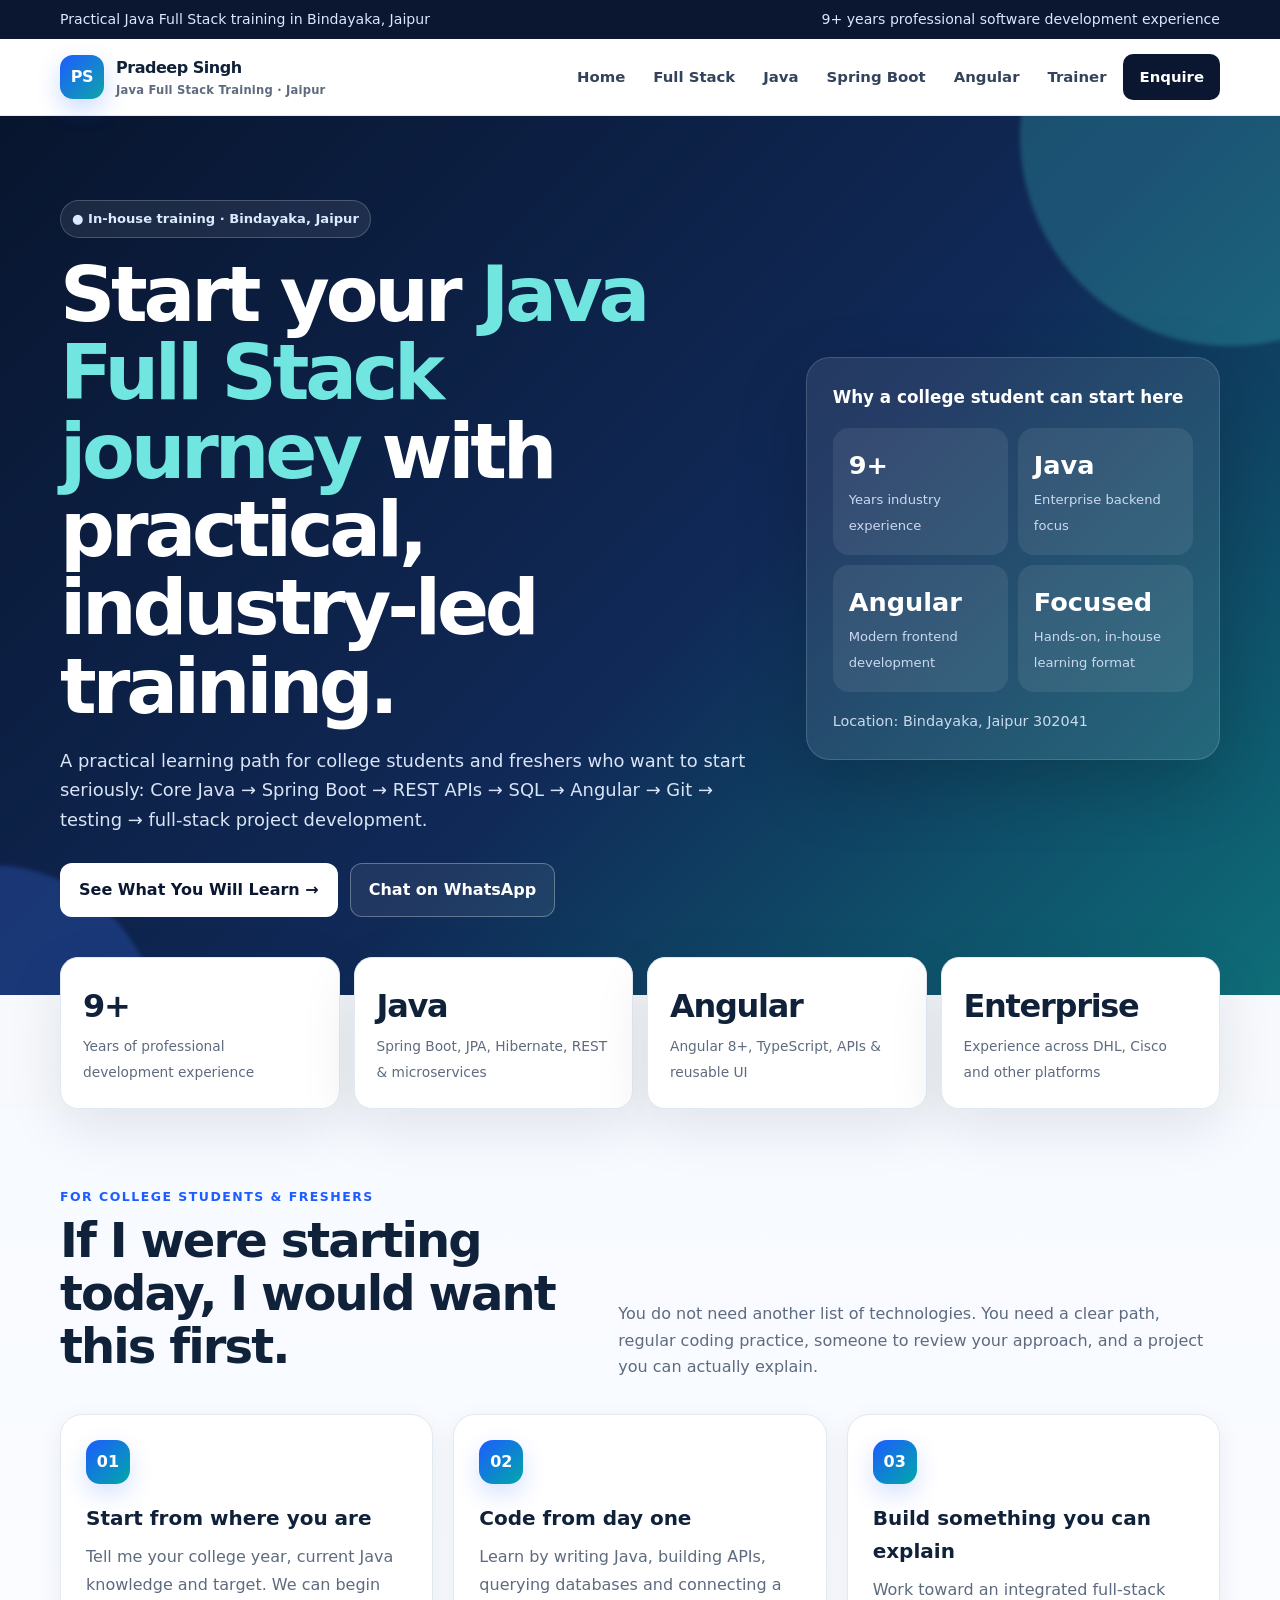
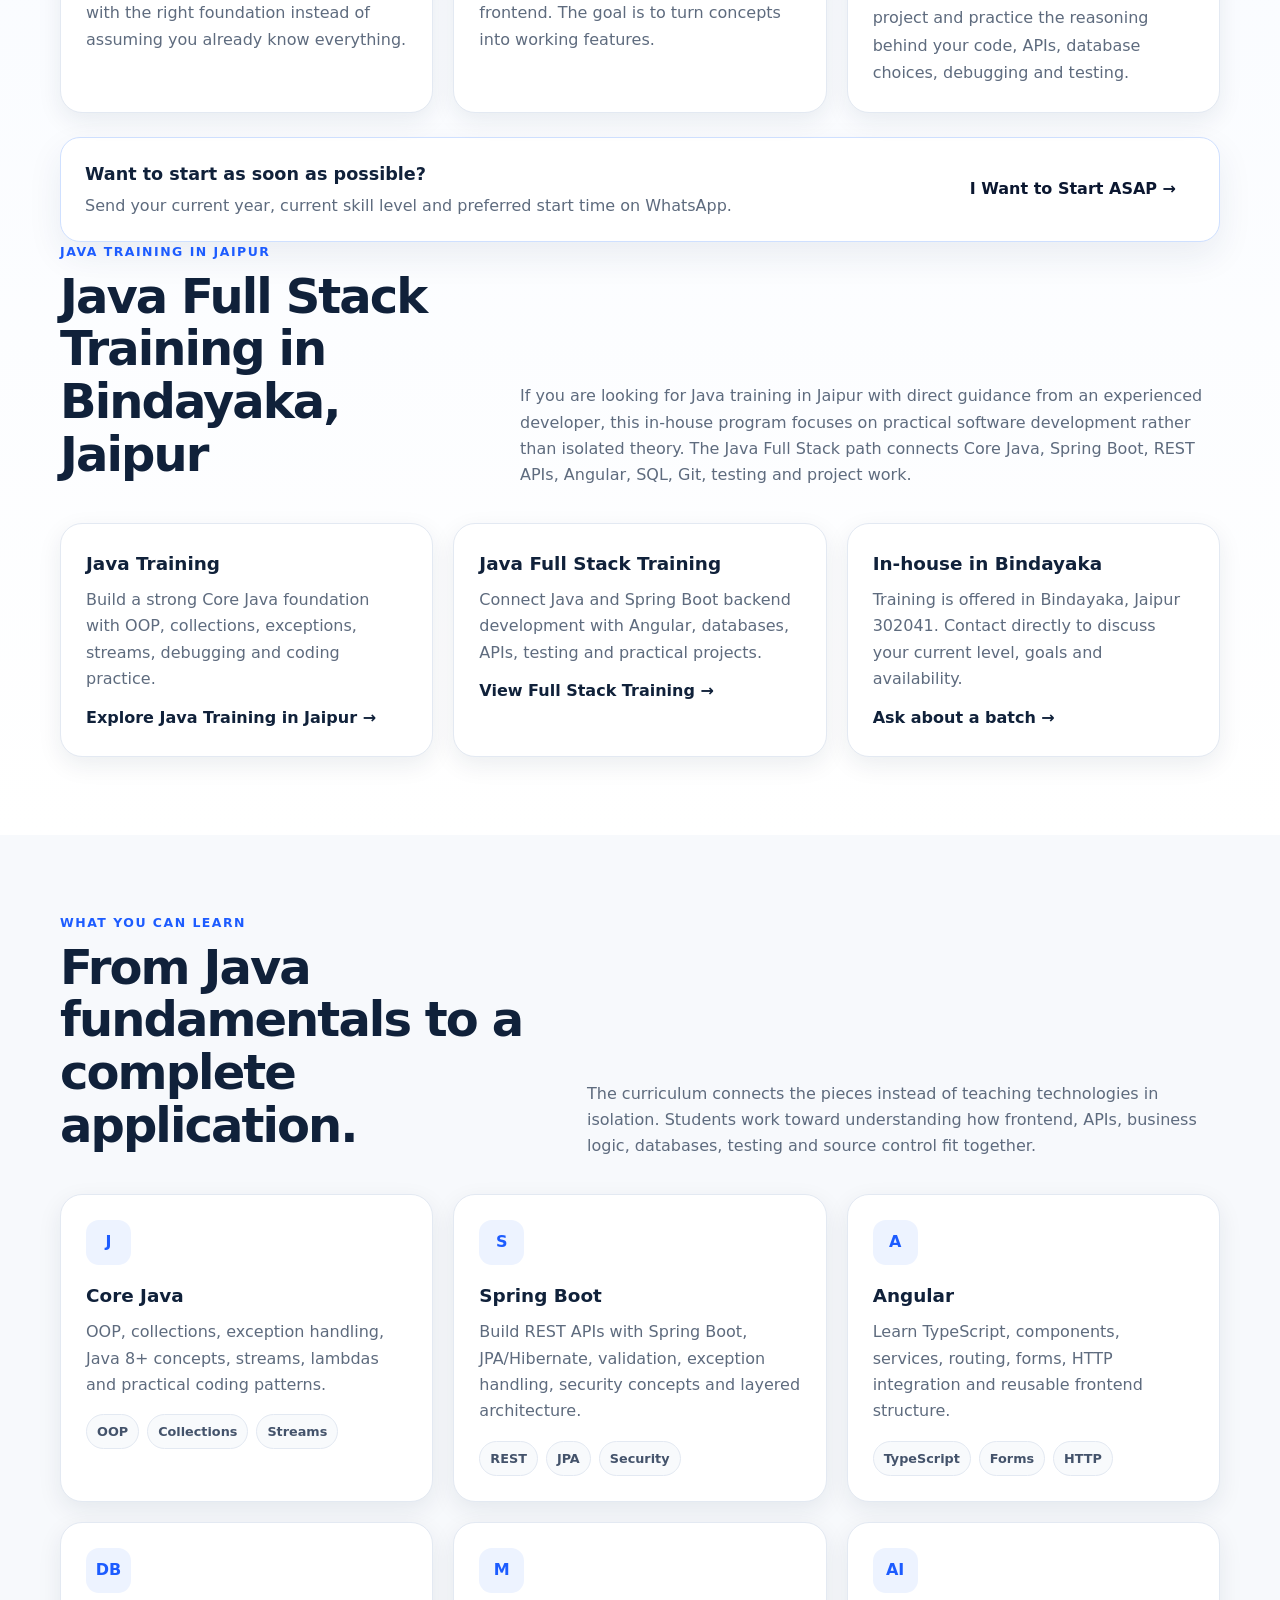
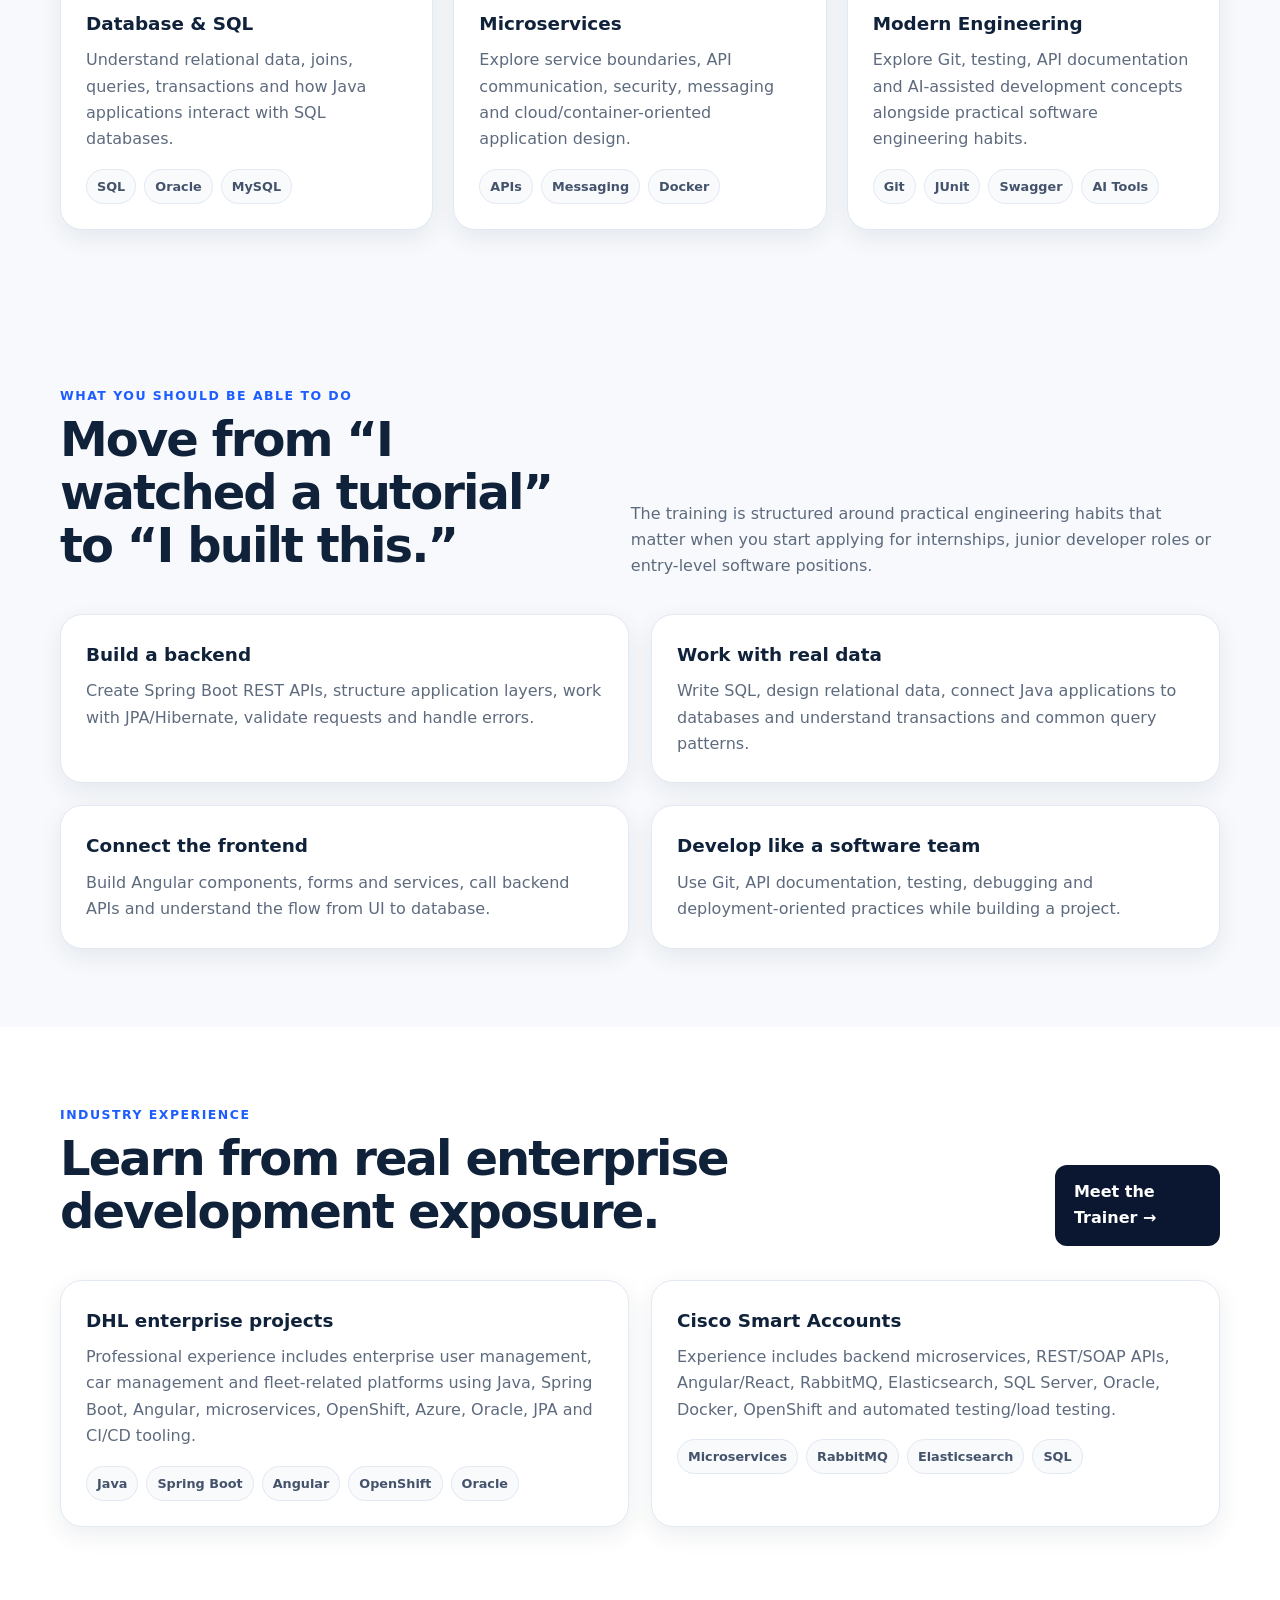
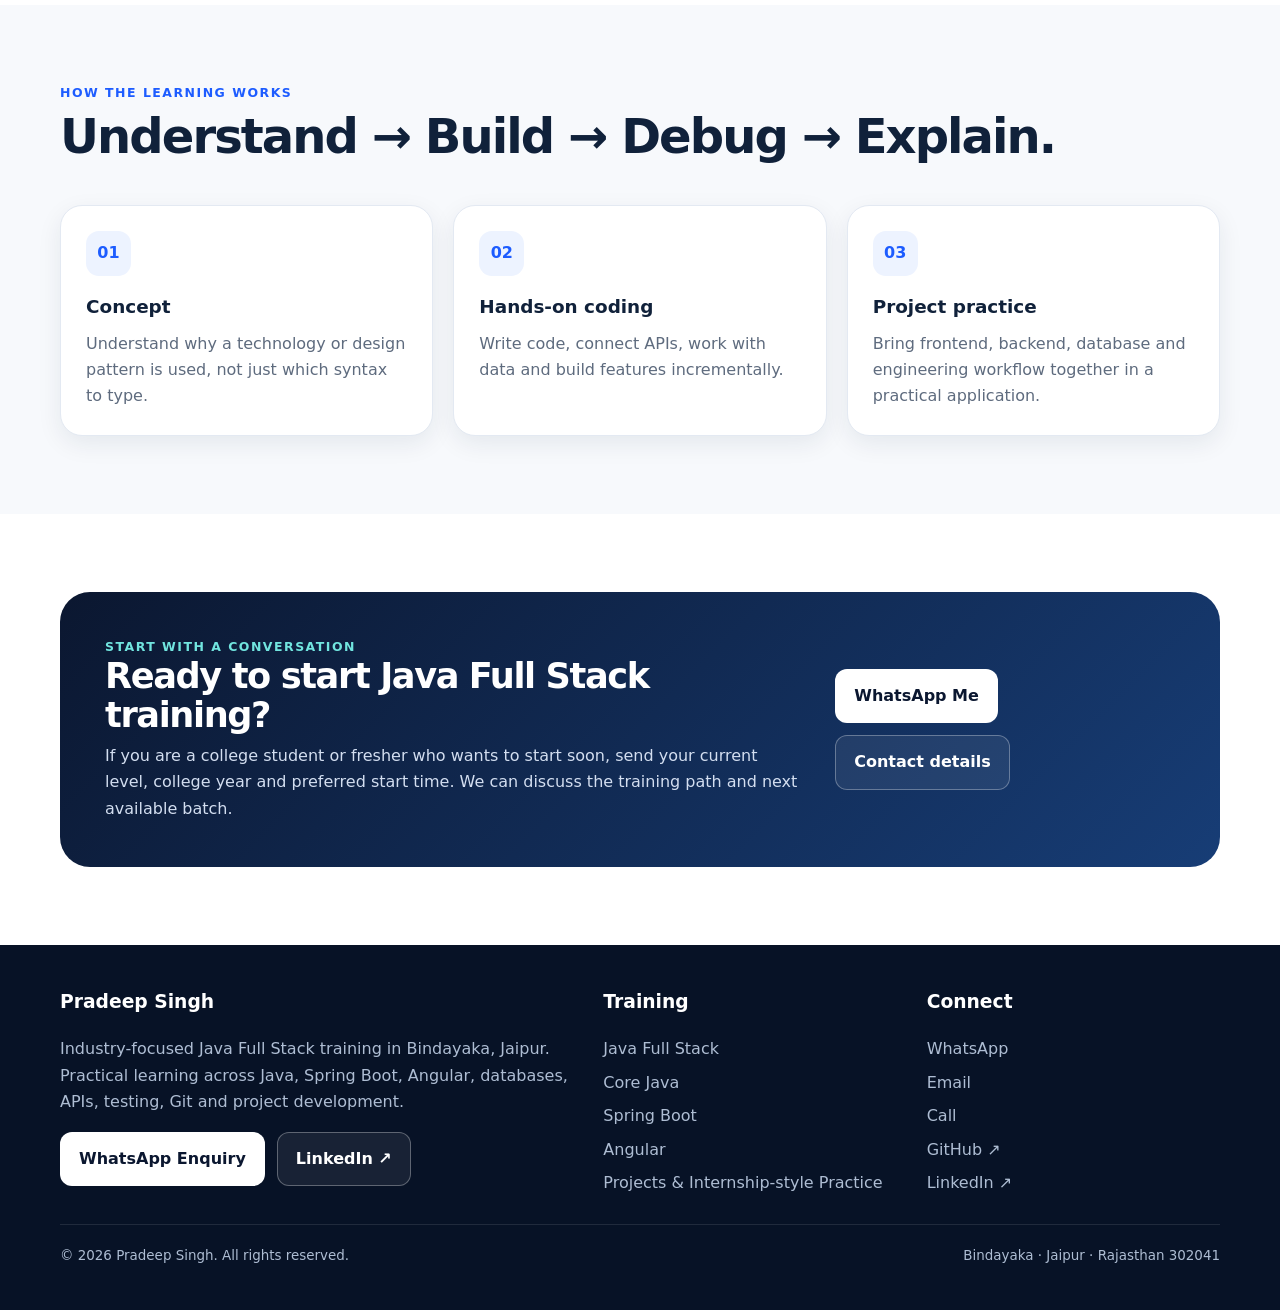
<file: index.html>
<!doctype html>
<html lang="en">
<head>
<meta charset="utf-8">
<meta name="viewport" content="width=device-width, initial-scale=1">
<meta name="theme-color" content="#0b1730">
<link rel="icon" href="data:image/svg+xml,%3Csvg xmlns='http://www.w3.org/2000/svg' viewBox='0 0 64 64'%3E%3Crect width='64' height='64' rx='16' fill='%231d5cff'/%3E%3Ctext x='32' y='41' text-anchor='middle' font-family='Arial' font-size='25' font-weight='700' fill='white'%3EPS%3C/text%3E%3C/svg%3E">
<link rel="stylesheet" href="styles.css">
<title>Java Training in Jaipur | Java Full Stack Training | Pradeep Singh</title>
<meta name="description" content="Java Training in Jaipur and Java Full Stack Training in Bindayaka, Jaipur. Learn Core Java, Spring Boot, REST APIs, Angular, SQL and practical project development with an experienced Java developer.">
<link rel="canonical" href="https://psrofficial07.github.io/java-fullstack-training/">
<meta property="og:type" content="website">
<meta property="og:title" content="Java Training in Jaipur | Java Full Stack Training | Pradeep Singh">
<meta property="og:description" content="Java Training in Jaipur and Java Full Stack Training in Bindayaka, Jaipur. Learn Core Java, Spring Boot, REST APIs, Angular, SQL and practical project development with an experienced Java developer.">
<meta property="og:url" content="https://psrofficial07.github.io/java-fullstack-training/">
<script type="application/ld+json">
{"@context":"https://schema.org","@type":"Person","name":"Pradeep Singh Bhawariya","jobTitle":"Senior Java Full Stack Developer","url":"https://psrofficial07.github.io/java-fullstack-training/","email":"mailto:pradeepsb094@gmail.com","telephone":"+91-8209027337","address":{"@type":"PostalAddress","addressLocality":"Jaipur","addressRegion":"Rajasthan","postalCode":"302041","addressCountry":"IN"},"knowsAbout":["Java","Spring Boot","Angular","Microservices","REST APIs","SQL","Oracle","MySQL","Docker","OpenShift","Jenkins"]}
</script>
<script type="application/ld+json">{"@context":"https://schema.org","@type":"BreadcrumbList","itemListElement":[{"@type":"ListItem","position":1,"name":"Home","item":"https://psrofficial07.github.io/java-fullstack-training/"},{"@type":"ListItem","position":2,"name":"Java Training in Jaipur","item":"https://psrofficial07.github.io/java-fullstack-training/"}]}</script>
</head>
<body>
<div class="topbar"><div class="container"><span>Practical Java Full Stack training in Bindayaka, Jaipur</span><span>9+ years professional software development experience</span></div></div>

<header class="header">
  <div class="container nav-wrap">
    <a class="brand" href="index.html" aria-label="Pradeep Singh Java Full Stack Training home">
      <span class="logo">PS</span>
      <span>Pradeep Singh<small>Java Full Stack Training · Jaipur</small></span>
    </a>
    <button class="menu-toggle" aria-label="Open navigation" aria-expanded="false">☰</button>
    <nav class="site-nav" aria-label="Main navigation">
      <a href="index.html">Home</a>
      <a href="full-stack-training.html">Full Stack</a>
      <a href="java-training-jaipur.html">Java</a>
      <a href="spring-boot-training-jaipur.html">Spring Boot</a>
      <a href="angular-training-jaipur.html">Angular</a>
      <a href="about.html">Trainer</a>
      <a class="nav-cta" href="contact.html">Enquire</a>
    </nav>
  </div>
</header>

<main>
<section class="hero">
  <div class="container hero-grid">
    <div>
      <span class="eyebrow">● In-house training · Bindayaka, Jaipur</span>
      <h1>Start your <span>Java Full Stack journey</span> with practical, industry-led training.</h1>
      <p class="lead">A practical learning path for college students and freshers who want to start seriously: Core Java → Spring Boot → REST APIs → SQL → Angular → Git → testing → full-stack project development.</p>
      <div class="actions">
        <a class="btn btn-primary" href="full-stack-training.html">See What You Will Learn →</a>
        <a class="btn btn-outline" data-whatsapp data-message="Hi Pradeep, I am interested in your Java Full Stack training in Bindayaka, Jaipur. Please share the course details.">Chat on WhatsApp</a>
      </div>
    </div>
    <aside class="hero-card">
      <h3>Why a college student can start here</h3>
      <div class="mini-stat-grid">
        <div class="mini-stat"><strong>9+</strong><span>Years industry experience</span></div>
        <div class="mini-stat"><strong>Java</strong><span>Enterprise backend focus</span></div>
        <div class="mini-stat"><strong>Angular</strong><span>Modern frontend development</span></div>
        <div class="mini-stat"><strong>Focused</strong><span>Hands-on, in-house learning format</span></div>
      </div>
      <p style="margin:18px 0 0;color:#cbd9ef;font-size:.9rem">Location: Bindayaka, Jaipur 302041</p>
    </aside>
  </div>
</section>

<section class="container stats">
  <div class="stat reveal"><strong>9+</strong><span>Years of professional development experience</span></div>
  <div class="stat reveal"><strong>Java</strong><span>Spring Boot, JPA, Hibernate, REST & microservices</span></div>
  <div class="stat reveal"><strong>Angular</strong><span>Angular 8+, TypeScript, APIs & reusable UI</span></div>
  <div class="stat reveal"><strong>Enterprise</strong><span>Experience across DHL, Cisco and other platforms</span></div>
</section>

<section class="section student-start">
  <div class="container">
    <div class="section-head"><div><div class="kicker">For college students & freshers</div><h2>If I were starting today, I would want this first.</h2></div><p class="section-intro">You do not need another list of technologies. You need a clear path, regular coding practice, someone to review your approach, and a project you can actually explain.</p></div>
    <div class="grid-3">
      <article class="card student-card reveal"><div class="student-step">01</div><h3>Start from where you are</h3><p>Tell me your college year, current Java knowledge and target. We can begin with the right foundation instead of assuming you already know everything.</p></article>
      <article class="card student-card reveal"><div class="student-step">02</div><h3>Code from day one</h3><p>Learn by writing Java, building APIs, querying databases and connecting a frontend. The goal is to turn concepts into working features.</p></article>
      <article class="card student-card reveal"><div class="student-step">03</div><h3>Build something you can explain</h3><p>Work toward an integrated full-stack project and practice the reasoning behind your code, APIs, database choices, debugging and testing.</p></article>
    </div>
    <div class="student-cta reveal"><div><strong>Want to start as soon as possible?</strong><span>Send your current year, current skill level and preferred start time on WhatsApp.</span></div><a class="btn btn-primary" data-whatsapp data-message="Hi Pradeep, I am a college student and I want to start Java Full Stack training as soon as possible. My college year is ______, current Java level is ______, and I would like to start around ______.">I Want to Start ASAP →</a></div>
  </div>

  <div class="container">
    <div class="section-head">
      <div><div class="kicker">Java Training in Jaipur</div><h2>Java Full Stack Training in Bindayaka, Jaipur</h2></div>
      <p class="section-intro">If you are looking for Java training in Jaipur with direct guidance from an experienced developer, this in-house program focuses on practical software development rather than isolated theory. The Java Full Stack path connects Core Java, Spring Boot, REST APIs, Angular, SQL, Git, testing and project work.</p>
    </div>
    <div class="grid-3">
      <div class="card reveal"><h3>Java Training</h3><p>Build a strong Core Java foundation with OOP, collections, exceptions, streams, debugging and coding practice.</p><a class="text-link" href="java-training-jaipur.html">Explore Java Training in Jaipur →</a></div>
      <div class="card reveal"><h3>Java Full Stack Training</h3><p>Connect Java and Spring Boot backend development with Angular, databases, APIs, testing and practical projects.</p><a class="text-link" href="full-stack-training.html">View Full Stack Training →</a></div>
      <div class="card reveal"><h3>In-house in Bindayaka</h3><p>Training is offered in Bindayaka, Jaipur 302041. Contact directly to discuss your current level, goals and availability.</p><a class="text-link" href="contact.html">Ask about a batch →</a></div>
    </div>
  </div>
</section>

<section class="section">
  <div class="container">
    <div class="section-head">
      <div><div class="kicker">What you can learn</div><h2>From Java fundamentals to a complete application.</h2></div>
      <p class="section-intro">The curriculum connects the pieces instead of teaching technologies in isolation. Students work toward understanding how frontend, APIs, business logic, databases, testing and source control fit together.</p>
    </div>
    <div class="grid-3">
      <article class="card reveal"><div class="icon">J</div><h3>Core Java</h3><p>OOP, collections, exception handling, Java 8+ concepts, streams, lambdas and practical coding patterns.</p><div class="pill-row"><span class="pill">OOP</span><span class="pill">Collections</span><span class="pill">Streams</span></div></article>
      <article class="card reveal"><div class="icon">S</div><h3>Spring Boot</h3><p>Build REST APIs with Spring Boot, JPA/Hibernate, validation, exception handling, security concepts and layered architecture.</p><div class="pill-row"><span class="pill">REST</span><span class="pill">JPA</span><span class="pill">Security</span></div></article>
      <article class="card reveal"><div class="icon">A</div><h3>Angular</h3><p>Learn TypeScript, components, services, routing, forms, HTTP integration and reusable frontend structure.</p><div class="pill-row"><span class="pill">TypeScript</span><span class="pill">Forms</span><span class="pill">HTTP</span></div></article>
      <article class="card reveal"><div class="icon">DB</div><h3>Database & SQL</h3><p>Understand relational data, joins, queries, transactions and how Java applications interact with SQL databases.</p><div class="pill-row"><span class="pill">SQL</span><span class="pill">Oracle</span><span class="pill">MySQL</span></div></article>
      <article class="card reveal"><div class="icon">M</div><h3>Microservices</h3><p>Explore service boundaries, API communication, security, messaging and cloud/container-oriented application design.</p><div class="pill-row"><span class="pill">APIs</span><span class="pill">Messaging</span><span class="pill">Docker</span></div></article>
      <article class="card reveal"><div class="icon">AI</div><h3>Modern Engineering</h3><p>Explore Git, testing, API documentation and AI-assisted development concepts alongside practical software engineering habits.</p><div class="pill-row"><span class="pill">Git</span><span class="pill">JUnit</span><span class="pill">Swagger</span><span class="pill">AI Tools</span></div></article>
    </div>
  </div>
</section>

<section class="section">
  <div class="container">
    <div class="section-head"><div><div class="kicker">What you should be able to do</div><h2>Move from “I watched a tutorial” to “I built this.”</h2></div><p class="section-intro">The training is structured around practical engineering habits that matter when you start applying for internships, junior developer roles or entry-level software positions.</p></div>
    <div class="grid-2">
      <div class="card reveal"><h3>Build a backend</h3><p>Create Spring Boot REST APIs, structure application layers, work with JPA/Hibernate, validate requests and handle errors.</p></div>
      <div class="card reveal"><h3>Work with real data</h3><p>Write SQL, design relational data, connect Java applications to databases and understand transactions and common query patterns.</p></div>
      <div class="card reveal"><h3>Connect the frontend</h3><p>Build Angular components, forms and services, call backend APIs and understand the flow from UI to database.</p></div>
      <div class="card reveal"><h3>Develop like a software team</h3><p>Use Git, API documentation, testing, debugging and deployment-oriented practices while building a project.</p></div>
    </div>
  </div>
</section>

<section class="section alt">
  <div class="container">
    <div class="section-head"><div><div class="kicker">Industry experience</div><h2>Learn from real enterprise development exposure.</h2></div><a class="btn btn-dark" href="about.html">Meet the Trainer →</a></div>
    <div class="grid-2">
      <div class="card reveal"><h3>DHL enterprise projects</h3><p>Professional experience includes enterprise user management, car management and fleet-related platforms using Java, Spring Boot, Angular, microservices, OpenShift, Azure, Oracle, JPA and CI/CD tooling.</p><div class="pill-row"><span class="pill">Java</span><span class="pill">Spring Boot</span><span class="pill">Angular</span><span class="pill">OpenShift</span><span class="pill">Oracle</span></div></div>
      <div class="card reveal"><h3>Cisco Smart Accounts</h3><p>Experience includes backend microservices, REST/SOAP APIs, Angular/React, RabbitMQ, Elasticsearch, SQL Server, Oracle, Docker, OpenShift and automated testing/load testing.</p><div class="pill-row"><span class="pill">Microservices</span><span class="pill">RabbitMQ</span><span class="pill">Elasticsearch</span><span class="pill">SQL</span></div></div>
    </div>
  </div>
</section>

<section class="section">
  <div class="container">
    <div class="section-head"><div><div class="kicker">How the learning works</div><h2>Understand → Build → Debug → Explain.</h2></div></div>
    <div class="grid-3">
      <div class="card reveal"><div class="icon">01</div><h3>Concept</h3><p>Understand why a technology or design pattern is used, not just which syntax to type.</p></div>
      <div class="card reveal"><div class="icon">02</div><h3>Hands-on coding</h3><p>Write code, connect APIs, work with data and build features incrementally.</p></div>
      <div class="card reveal"><div class="icon">03</div><h3>Project practice</h3><p>Bring frontend, backend, database and engineering workflow together in a practical application.</p></div>
    </div>
  </div>
</section>

<section class="section alt">
  <div class="container">
    <div class="cta">
      <div><div class="kicker" style="color:#71e5df">Start with a conversation</div><h2>Ready to start Java Full Stack training?</h2><p>If you are a college student or fresher who wants to start soon, send your current level, college year and preferred start time. We can discuss the training path and next available batch.</p></div>
      <div class="actions"><a class="btn btn-primary" data-whatsapp data-message="Hi Pradeep, I am a college student/fresher and I want to start Java Full Stack training soon. My college year is ______, current level is ______, and preferred start time is ______.">WhatsApp Me</a><a class="btn btn-outline" href="contact.html">Contact details</a></div>
    </div>
  </div>
</section>
</main>

<footer class="footer">
  <div class="container">
    <div class="footer-grid">
      <div>
        <h3>Pradeep Singh</h3>
        <p>Industry-focused Java Full Stack training in Bindayaka, Jaipur. Practical learning across Java, Spring Boot, Angular, databases, APIs, testing, Git and project development.</p>
        <div class="actions" style="margin-top:16px">
          <a class="btn btn-primary" data-whatsapp data-message="Hi Pradeep, I found your website and would like to discuss Java Full Stack training in Jaipur.">WhatsApp Enquiry</a>
          <a class="btn btn-outline" data-linkedin target="_blank" rel="noopener">LinkedIn ↗</a>
        </div>
      </div>
      <div>
        <h3>Training</h3>
        <div class="footer-links">
          <a href="full-stack-training.html">Java Full Stack</a>
          <a href="java-training-jaipur.html">Core Java</a>
          <a href="spring-boot-training-jaipur.html">Spring Boot</a>
          <a href="angular-training-jaipur.html">Angular</a>
          <a href="projects.html">Projects & Internship-style Practice</a>
        </div>
      </div>
      <div>
        <h3>Connect</h3>
        <div class="footer-links">
          <a data-whatsapp data-message="Hi Pradeep, I would like to enquire about your training.">WhatsApp</a>
          <a data-email>Email</a>
          <a data-phone>Call</a>
          <a data-github target="_blank" rel="noopener">GitHub ↗</a>
          <a data-linkedin target="_blank" rel="noopener">LinkedIn ↗</a>
        </div>
      </div>
    </div>
    <div class="footer-bottom">
      <span>© <span data-year></span> Pradeep Singh. All rights reserved.</span>
      <span>Bindayaka · Jaipur · Rajasthan 302041</span>
    </div>
  </div>
</footer>
<script src="site-config.js"></script><script src="script.js"></script>
</body></html>
</file>
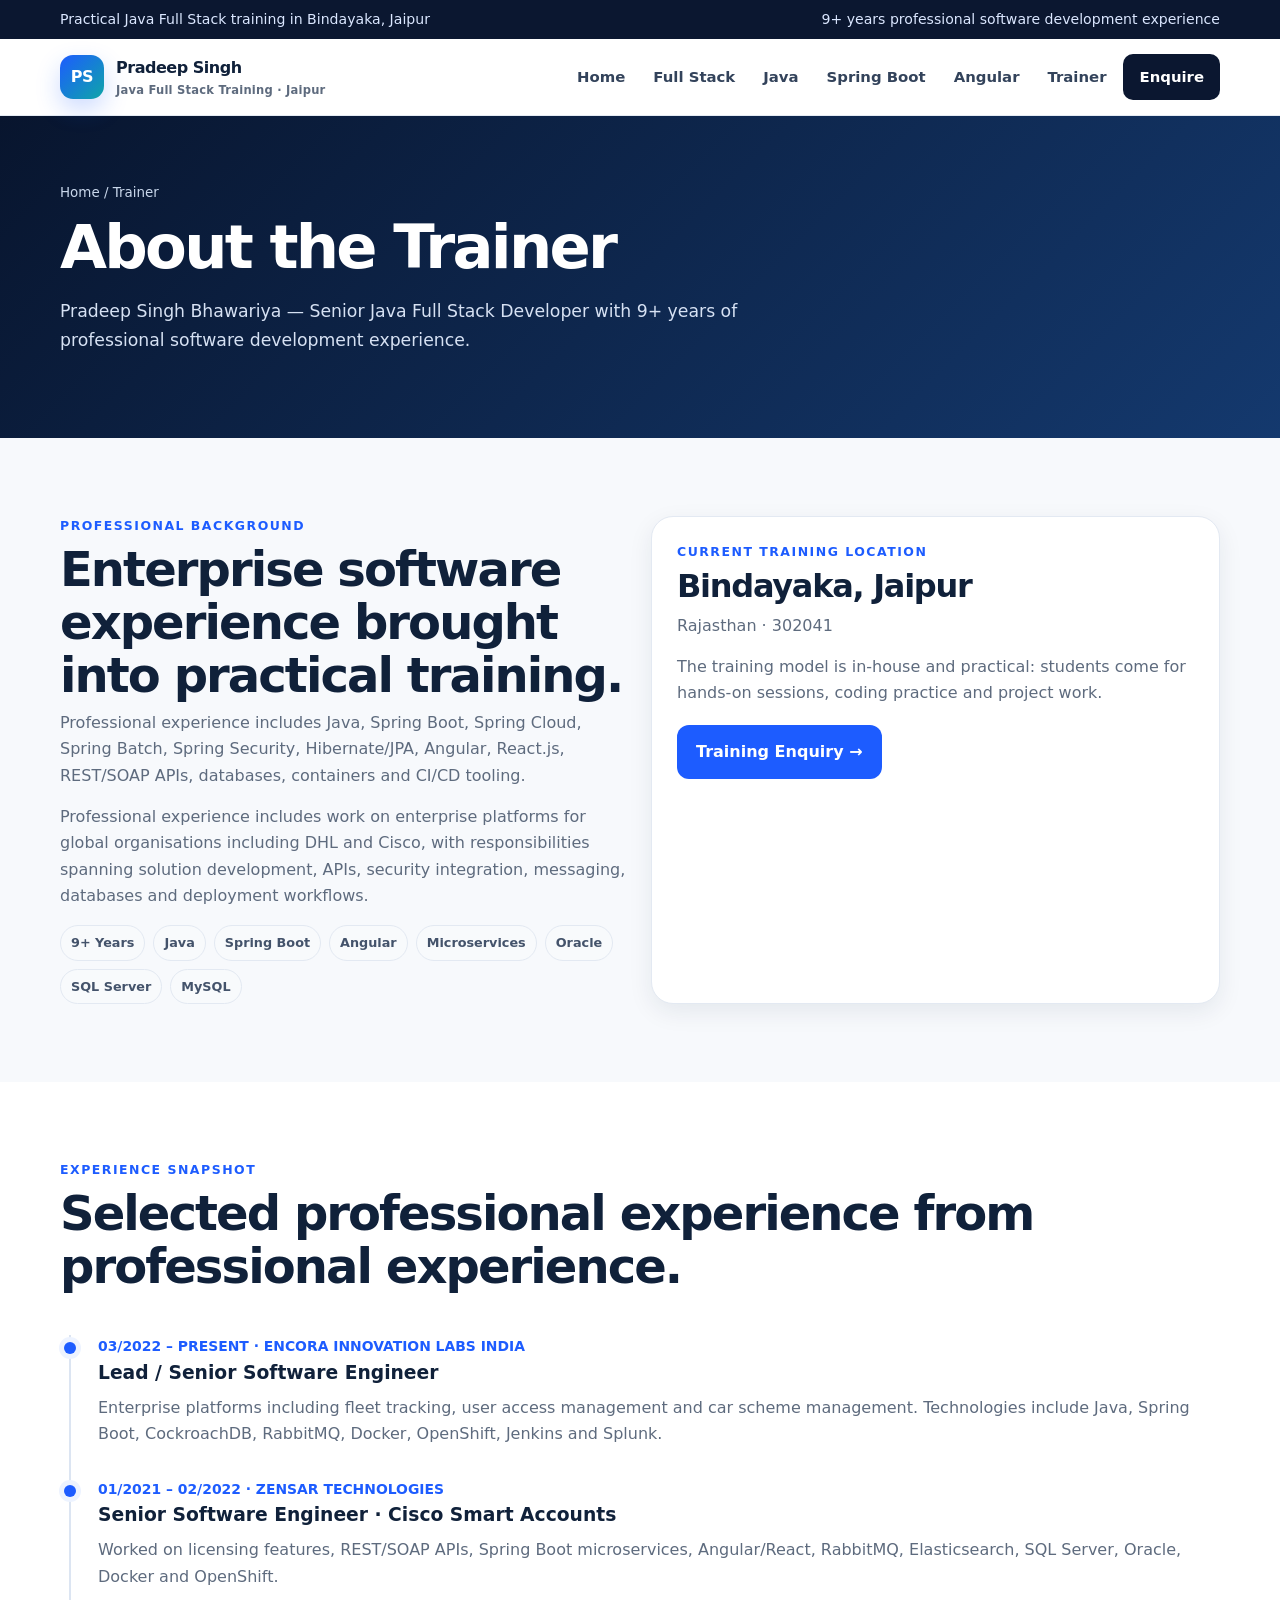
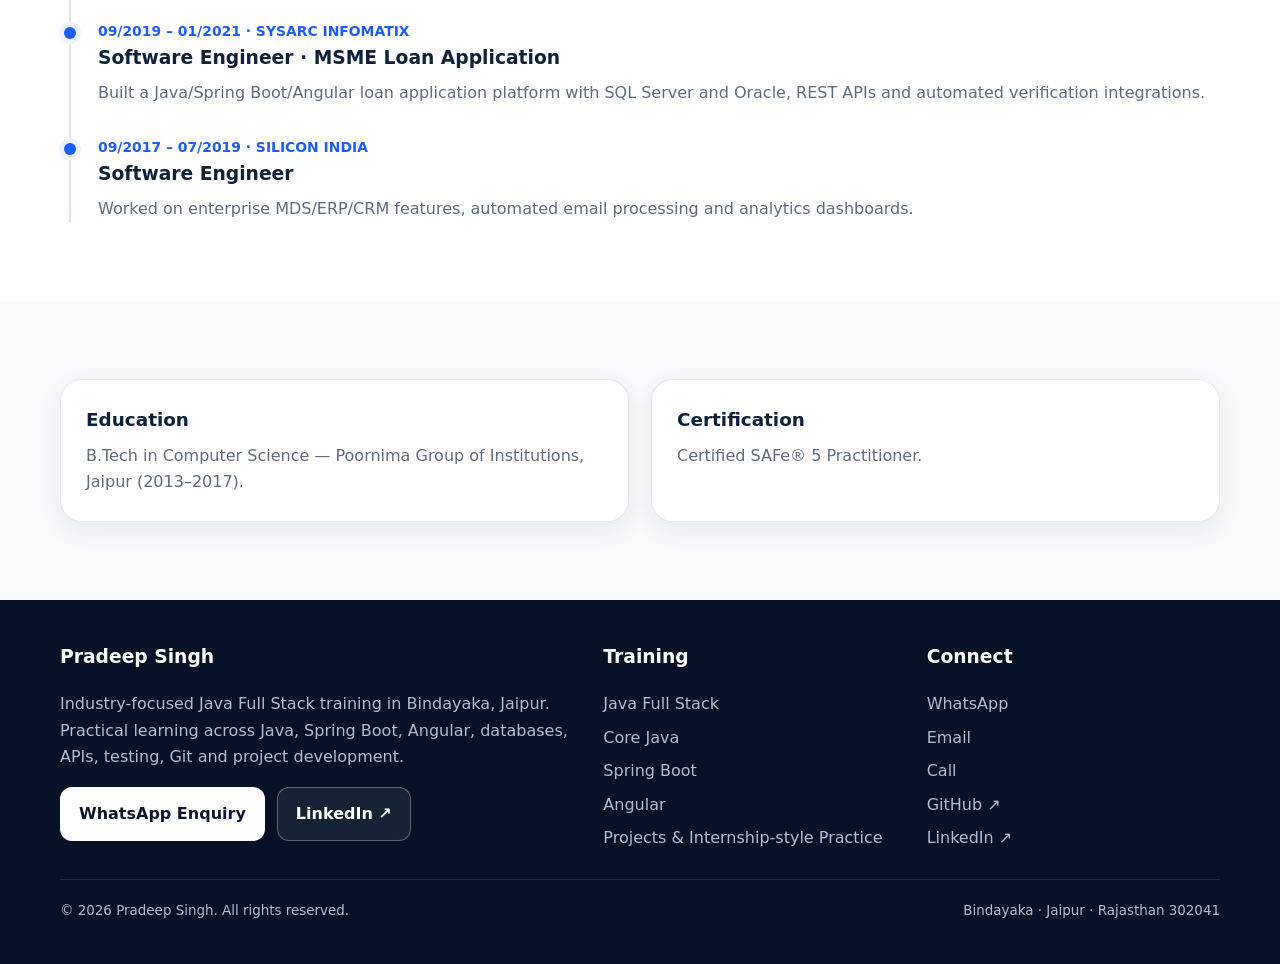
<file: about.html>
<!doctype html>
<html lang="en">
<head>
<meta charset="utf-8">
<meta name="viewport" content="width=device-width, initial-scale=1">
<meta name="theme-color" content="#0b1730">
<link rel="icon" href="data:image/svg+xml,%3Csvg xmlns='http://www.w3.org/2000/svg' viewBox='0 0 64 64'%3E%3Crect width='64' height='64' rx='16' fill='%231d5cff'/%3E%3Ctext x='32' y='41' text-anchor='middle' font-family='Arial' font-size='25' font-weight='700' fill='white'%3EPS%3C/text%3E%3C/svg%3E">
<link rel="stylesheet" href="styles.css">
<title>About Pradeep Singh | Java Full Stack Trainer in Jaipur</title>
<meta name="description" content="Meet Pradeep Singh Bhawariya, a Senior Java Full Stack Developer with 9+ years of experience in Java, Spring Boot, Angular, microservices, databases and enterprise software.">
<link rel="canonical" href="https://psrofficial07.github.io/java-fullstack-training/about.html">
<meta property="og:type" content="website">
<meta property="og:title" content="About Pradeep Singh | Java Full Stack Trainer in Jaipur">
<meta property="og:description" content="Meet Pradeep Singh Bhawariya, a Senior Java Full Stack Developer with 9+ years of experience in Java, Spring Boot, Angular, microservices, databases and enterprise software.">
<meta property="og:url" content="https://psrofficial07.github.io/java-fullstack-training/about.html">

<script type="application/ld+json">{"@context":"https://schema.org","@type":"BreadcrumbList","itemListElement":[{"@type":"ListItem","position":1,"name":"Home","item":"https://psrofficial07.github.io/java-fullstack-training/"},{"@type":"ListItem","position":2,"name":"Java Full Stack Trainer in Jaipur","item":"https://psrofficial07.github.io/java-fullstack-training/about.html"}]}</script>
</head>
<body>
<div class="topbar"><div class="container"><span>Practical Java Full Stack training in Bindayaka, Jaipur</span><span>9+ years professional software development experience</span></div></div>

<header class="header">
  <div class="container nav-wrap">
    <a class="brand" href="index.html" aria-label="Pradeep Singh Java Full Stack Training home">
      <span class="logo">PS</span>
      <span>Pradeep Singh<small>Java Full Stack Training · Jaipur</small></span>
    </a>
    <button class="menu-toggle" aria-label="Open navigation" aria-expanded="false">☰</button>
    <nav class="site-nav" aria-label="Main navigation">
      <a href="index.html">Home</a>
      <a href="full-stack-training.html">Full Stack</a>
      <a href="java-training-jaipur.html">Java</a>
      <a href="spring-boot-training-jaipur.html">Spring Boot</a>
      <a href="angular-training-jaipur.html">Angular</a>
      <a href="about.html">Trainer</a>
      <a class="nav-cta" href="contact.html">Enquire</a>
    </nav>
  </div>
</header>
<main><section class="page-hero"><div class="container"><div class="breadcrumb">Home / Trainer</div><h1>About the Trainer</h1><p>Pradeep Singh Bhawariya — Senior Java Full Stack Developer with 9+ years of professional software development experience.</p></div></section><section class="section"><div class="container grid-2"><div><div class="kicker">Professional background</div><h2>Enterprise software experience brought into practical training.</h2><p class="section-intro">Professional experience includes Java, Spring Boot, Spring Cloud, Spring Batch, Spring Security, Hibernate/JPA, Angular, React.js, REST/SOAP APIs, databases, containers and CI/CD tooling.</p><p class="section-intro" style="margin-top:15px">Professional experience includes work on enterprise platforms for global organisations including DHL and Cisco, with responsibilities spanning solution development, APIs, security integration, messaging, databases and deployment workflows.</p><div class="pill-row"><span class="pill">9+ Years</span><span class="pill">Java</span><span class="pill">Spring Boot</span><span class="pill">Angular</span><span class="pill">Microservices</span><span class="pill">Oracle</span><span class="pill">SQL Server</span><span class="pill">MySQL</span></div></div><div class="card"><div class="kicker">Current training location</div><h2 style="font-size:2rem">Bindayaka, Jaipur</h2><p>Rajasthan · 302041</p><p style="margin-top:15px;color:var(--muted)">The training model is in-house and practical: students come for hands-on sessions, coding practice and project work.</p><a class="btn btn-blue" style="margin-top:18px" href="contact.html">Training Enquiry →</a></div></div></section><section class="section alt"><div class="container"><div class="section-head"><div><div class="kicker">Experience snapshot</div><h2>Selected professional experience from professional experience.</h2></div></div><div class="timeline"><div class="timeline-item"><div class="meta">03/2022 – PRESENT · ENCORA INNOVATION LABS INDIA</div><h3>Lead / Senior Software Engineer</h3><p>Enterprise platforms including fleet tracking, user access management and car scheme management. Technologies include Java, Spring Boot, CockroachDB, RabbitMQ, Docker, OpenShift, Jenkins and Splunk.</p></div><div class="timeline-item"><div class="meta">01/2021 – 02/2022 · ZENSAR TECHNOLOGIES</div><h3>Senior Software Engineer · Cisco Smart Accounts</h3><p>Worked on licensing features, REST/SOAP APIs, Spring Boot microservices, Angular/React, RabbitMQ, Elasticsearch, SQL Server, Oracle, Docker and OpenShift.</p></div><div class="timeline-item"><div class="meta">09/2019 – 01/2021 · SYSARC INFOMATIX</div><h3>Software Engineer · MSME Loan Application</h3><p>Built a Java/Spring Boot/Angular loan application platform with SQL Server and Oracle, REST APIs and automated verification integrations.</p></div><div class="timeline-item"><div class="meta">09/2017 – 07/2019 · SILICON INDIA</div><h3>Software Engineer</h3><p>Worked on enterprise MDS/ERP/CRM features, automated email processing and analytics dashboards.</p></div></div></div></section><section class="section"><div class="container"><div class="grid-2"><div class="card"><h3>Education</h3><p>B.Tech in Computer Science — Poornima Group of Institutions, Jaipur (2013–2017).</p></div><div class="card"><h3>Certification</h3><p>Certified SAFe® 5 Practitioner.</p></div></div></div></section></main>

<footer class="footer">
  <div class="container">
    <div class="footer-grid">
      <div>
        <h3>Pradeep Singh</h3>
        <p>Industry-focused Java Full Stack training in Bindayaka, Jaipur. Practical learning across Java, Spring Boot, Angular, databases, APIs, testing, Git and project development.</p>
        <div class="actions" style="margin-top:16px">
          <a class="btn btn-primary" data-whatsapp data-message="Hi Pradeep, I found your website and would like to discuss Java Full Stack training in Jaipur.">WhatsApp Enquiry</a>
          <a class="btn btn-outline" data-linkedin target="_blank" rel="noopener">LinkedIn ↗</a>
        </div>
      </div>
      <div>
        <h3>Training</h3>
        <div class="footer-links">
          <a href="full-stack-training.html">Java Full Stack</a>
          <a href="java-training-jaipur.html">Core Java</a>
          <a href="spring-boot-training-jaipur.html">Spring Boot</a>
          <a href="angular-training-jaipur.html">Angular</a>
          <a href="projects.html">Projects & Internship-style Practice</a>
        </div>
      </div>
      <div>
        <h3>Connect</h3>
        <div class="footer-links">
          <a data-whatsapp data-message="Hi Pradeep, I would like to enquire about your training.">WhatsApp</a>
          <a data-email>Email</a>
          <a data-phone>Call</a>
          <a data-github target="_blank" rel="noopener">GitHub ↗</a>
          <a data-linkedin target="_blank" rel="noopener">LinkedIn ↗</a>
        </div>
      </div>
    </div>
    <div class="footer-bottom">
      <span>© <span data-year></span> Pradeep Singh. All rights reserved.</span>
      <span>Bindayaka · Jaipur · Rajasthan 302041</span>
    </div>
  </div>
</footer>
<script src="site-config.js"></script><script src="script.js"></script>
</body></html>
</file>
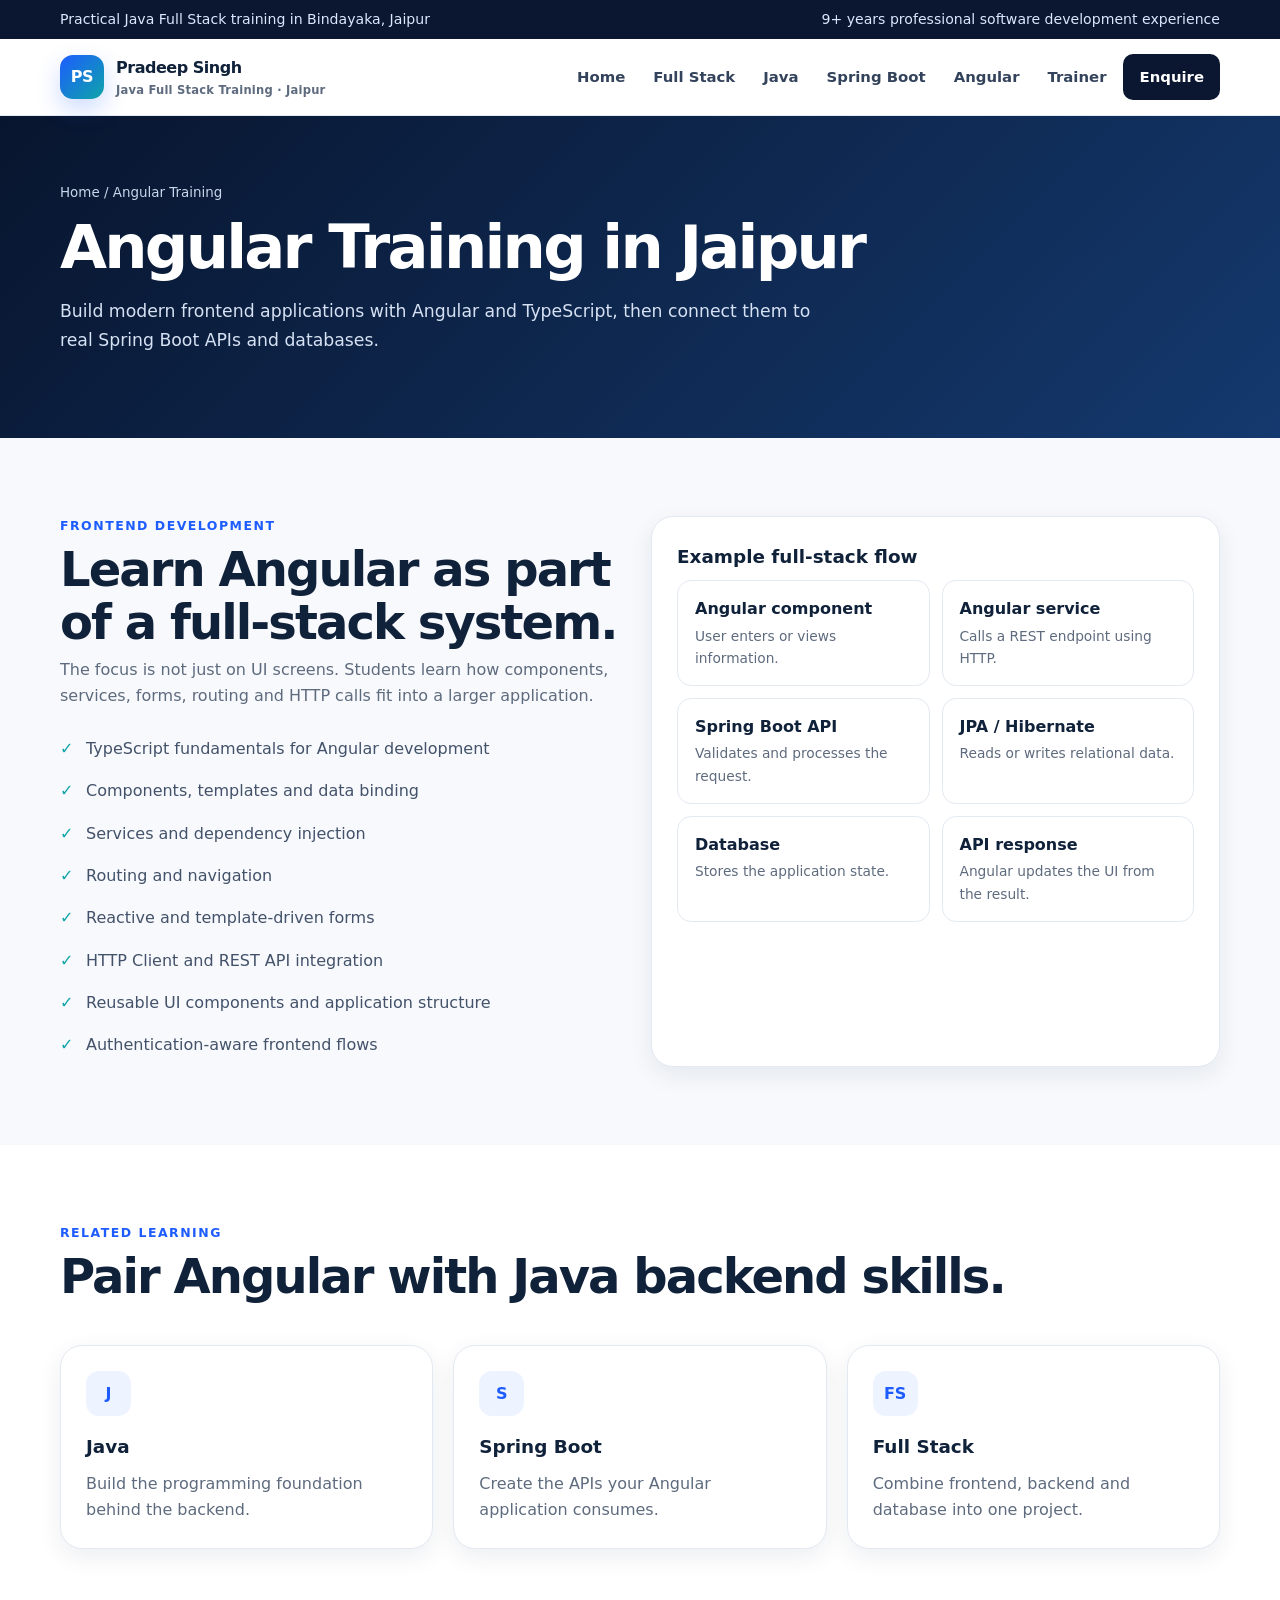
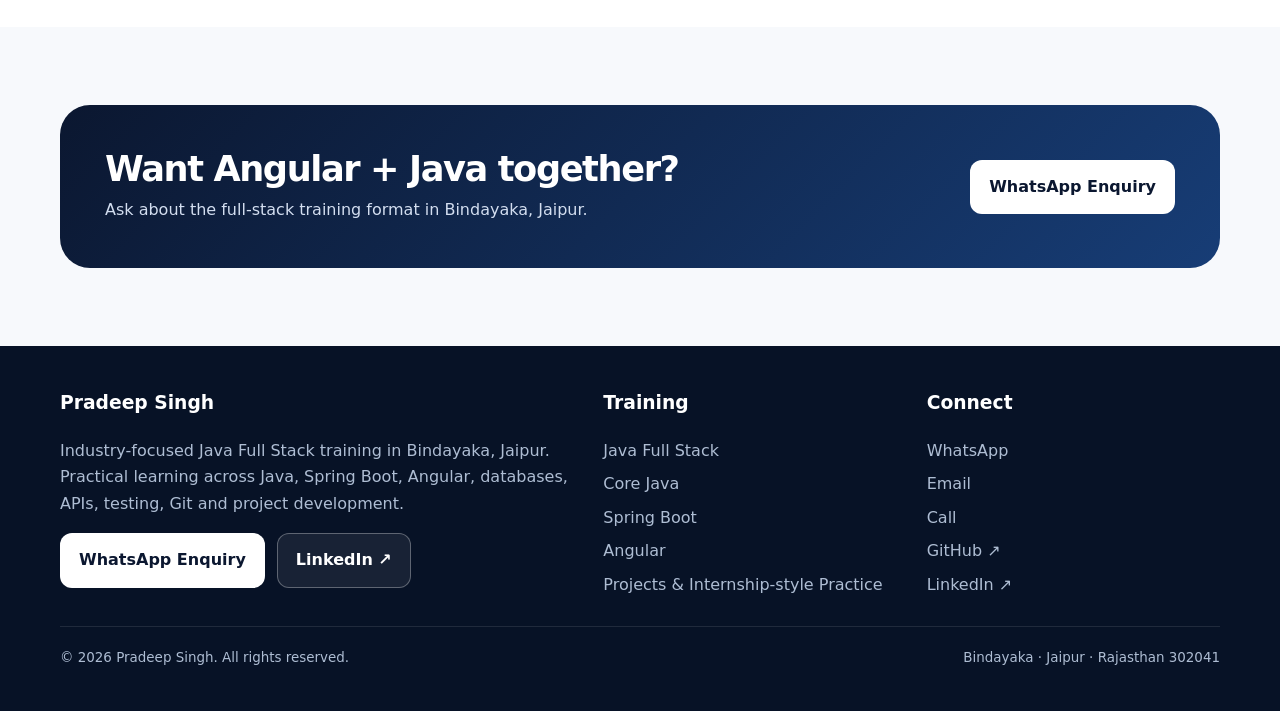
<file: angular-training-jaipur.html>
<!doctype html>
<html lang="en">
<head>
<meta charset="utf-8">
<meta name="viewport" content="width=device-width, initial-scale=1">
<meta name="theme-color" content="#0b1730">
<link rel="icon" href="data:image/svg+xml,%3Csvg xmlns='http://www.w3.org/2000/svg' viewBox='0 0 64 64'%3E%3Crect width='64' height='64' rx='16' fill='%231d5cff'/%3E%3Ctext x='32' y='41' text-anchor='middle' font-family='Arial' font-size='25' font-weight='700' fill='white'%3EPS%3C/text%3E%3C/svg%3E">
<link rel="stylesheet" href="styles.css">
<title>Angular Training in Jaipur | TypeScript & API Integration | Pradeep Singh</title>
<meta name="description" content="Angular Training in Jaipur in Bindayaka covering TypeScript, components, services, routing, forms, HTTP API integration and Spring Boot full stack integration.">
<link rel="canonical" href="https://psrofficial07.github.io/java-fullstack-training/angular-training-jaipur.html">
<meta property="og:type" content="website">
<meta property="og:title" content="Angular Training in Jaipur | TypeScript & API Integration | Pradeep Singh">
<meta property="og:description" content="Angular Training in Jaipur in Bindayaka covering TypeScript, components, services, routing, forms, HTTP API integration and Spring Boot full stack integration.">
<meta property="og:url" content="https://psrofficial07.github.io/java-fullstack-training/angular-training-jaipur.html">

<script type="application/ld+json">{"@context":"https://schema.org","@type":"BreadcrumbList","itemListElement":[{"@type":"ListItem","position":1,"name":"Home","item":"https://psrofficial07.github.io/java-fullstack-training/"},{"@type":"ListItem","position":2,"name":"Angular Training in Jaipur","item":"https://psrofficial07.github.io/java-fullstack-training/angular-training-jaipur.html"}]}</script>
</head>
<body>
<div class="topbar"><div class="container"><span>Practical Java Full Stack training in Bindayaka, Jaipur</span><span>9+ years professional software development experience</span></div></div>

<header class="header">
  <div class="container nav-wrap">
    <a class="brand" href="index.html" aria-label="Pradeep Singh Java Full Stack Training home">
      <span class="logo">PS</span>
      <span>Pradeep Singh<small>Java Full Stack Training · Jaipur</small></span>
    </a>
    <button class="menu-toggle" aria-label="Open navigation" aria-expanded="false">☰</button>
    <nav class="site-nav" aria-label="Main navigation">
      <a href="index.html">Home</a>
      <a href="full-stack-training.html">Full Stack</a>
      <a href="java-training-jaipur.html">Java</a>
      <a href="spring-boot-training-jaipur.html">Spring Boot</a>
      <a href="angular-training-jaipur.html">Angular</a>
      <a href="about.html">Trainer</a>
      <a class="nav-cta" href="contact.html">Enquire</a>
    </nav>
  </div>
</header>
<main><section class="page-hero"><div class="container"><div class="breadcrumb">Home / Angular Training</div><h1>Angular Training in Jaipur</h1><p>Build modern frontend applications with Angular and TypeScript, then connect them to real Spring Boot APIs and databases.</p></div></section><section class="section"><div class="container grid-2"><div><div class="kicker">Frontend development</div><h2>Learn Angular as part of a full-stack system.</h2><p class="section-intro">The focus is not just on UI screens. Students learn how components, services, forms, routing and HTTP calls fit into a larger application.</p><ul class="checklist"><li>TypeScript fundamentals for Angular development</li><li>Components, templates and data binding</li><li>Services and dependency injection</li><li>Routing and navigation</li><li>Reactive and template-driven forms</li><li>HTTP Client and REST API integration</li><li>Reusable UI components and application structure</li><li>Authentication-aware frontend flows</li></ul></div><div class="card"><h3>Example full-stack flow</h3><div class="feature-list"><div>Angular component<span>User enters or views information.</span></div><div>Angular service<span>Calls a REST endpoint using HTTP.</span></div><div>Spring Boot API<span>Validates and processes the request.</span></div><div>JPA / Hibernate<span>Reads or writes relational data.</span></div><div>Database<span>Stores the application state.</span></div><div>API response<span>Angular updates the UI from the result.</span></div></div></div></div></section><section class="section alt"><div class="container"><div class="section-head"><div><div class="kicker">Related learning</div><h2>Pair Angular with Java backend skills.</h2></div></div><div class="grid-3"><a class="card" href="java-training-jaipur.html"><div class="icon">J</div><h3>Java</h3><p>Build the programming foundation behind the backend.</p></a><a class="card" href="spring-boot-training-jaipur.html"><div class="icon">S</div><h3>Spring Boot</h3><p>Create the APIs your Angular application consumes.</p></a><a class="card" href="full-stack-training.html"><div class="icon">FS</div><h3>Full Stack</h3><p>Combine frontend, backend and database into one project.</p></a></div></div></section><section class="section"><div class="container"><div class="cta"><div><h2>Want Angular + Java together?</h2><p>Ask about the full-stack training format in Bindayaka, Jaipur.</p></div><a class="btn btn-primary" data-whatsapp data-message="Hi Pradeep, I am interested in Angular + Java Full Stack training in Jaipur.">WhatsApp Enquiry</a></div></div></section></main>

<footer class="footer">
  <div class="container">
    <div class="footer-grid">
      <div>
        <h3>Pradeep Singh</h3>
        <p>Industry-focused Java Full Stack training in Bindayaka, Jaipur. Practical learning across Java, Spring Boot, Angular, databases, APIs, testing, Git and project development.</p>
        <div class="actions" style="margin-top:16px">
          <a class="btn btn-primary" data-whatsapp data-message="Hi Pradeep, I found your website and would like to discuss Java Full Stack training in Jaipur.">WhatsApp Enquiry</a>
          <a class="btn btn-outline" data-linkedin target="_blank" rel="noopener">LinkedIn ↗</a>
        </div>
      </div>
      <div>
        <h3>Training</h3>
        <div class="footer-links">
          <a href="full-stack-training.html">Java Full Stack</a>
          <a href="java-training-jaipur.html">Core Java</a>
          <a href="spring-boot-training-jaipur.html">Spring Boot</a>
          <a href="angular-training-jaipur.html">Angular</a>
          <a href="projects.html">Projects & Internship-style Practice</a>
        </div>
      </div>
      <div>
        <h3>Connect</h3>
        <div class="footer-links">
          <a data-whatsapp data-message="Hi Pradeep, I would like to enquire about your training.">WhatsApp</a>
          <a data-email>Email</a>
          <a data-phone>Call</a>
          <a data-github target="_blank" rel="noopener">GitHub ↗</a>
          <a data-linkedin target="_blank" rel="noopener">LinkedIn ↗</a>
        </div>
      </div>
    </div>
    <div class="footer-bottom">
      <span>© <span data-year></span> Pradeep Singh. All rights reserved.</span>
      <span>Bindayaka · Jaipur · Rajasthan 302041</span>
    </div>
  </div>
</footer>
<script src="site-config.js"></script><script src="script.js"></script>
</body></html>
</file>
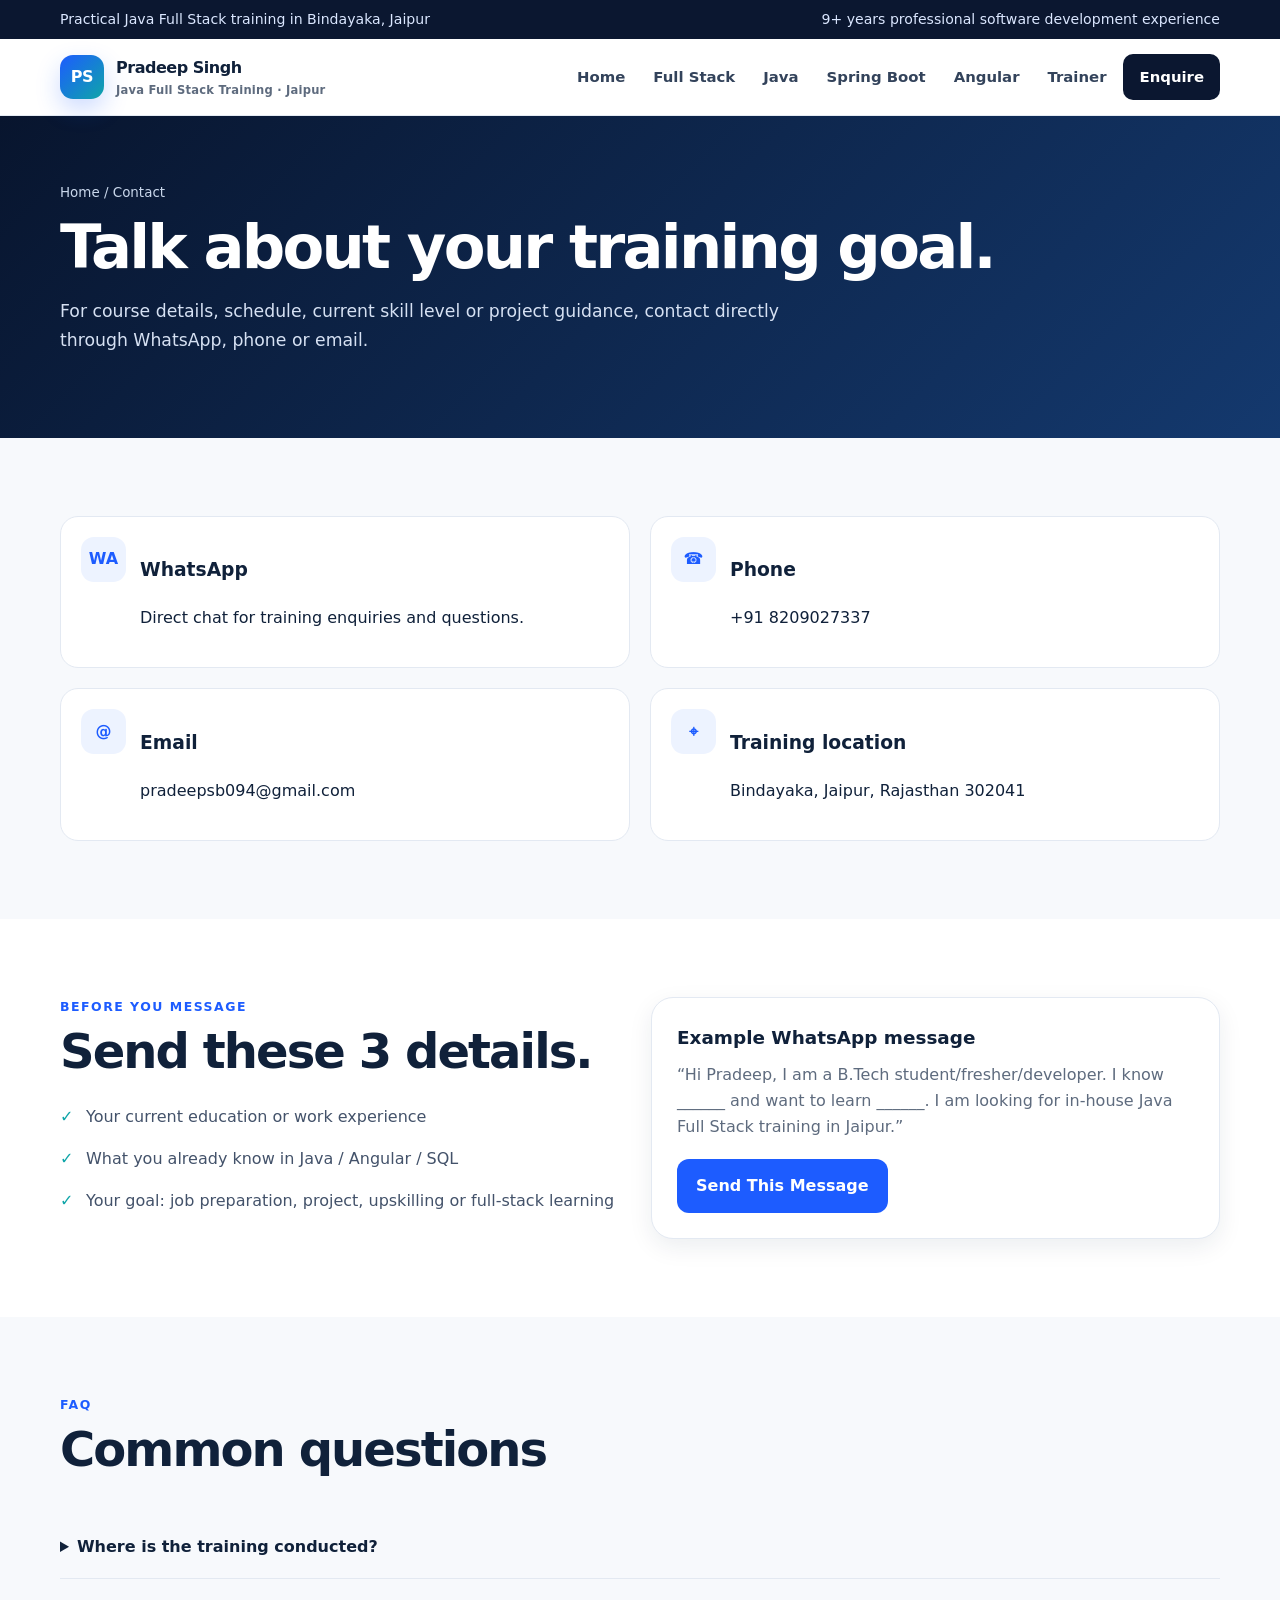
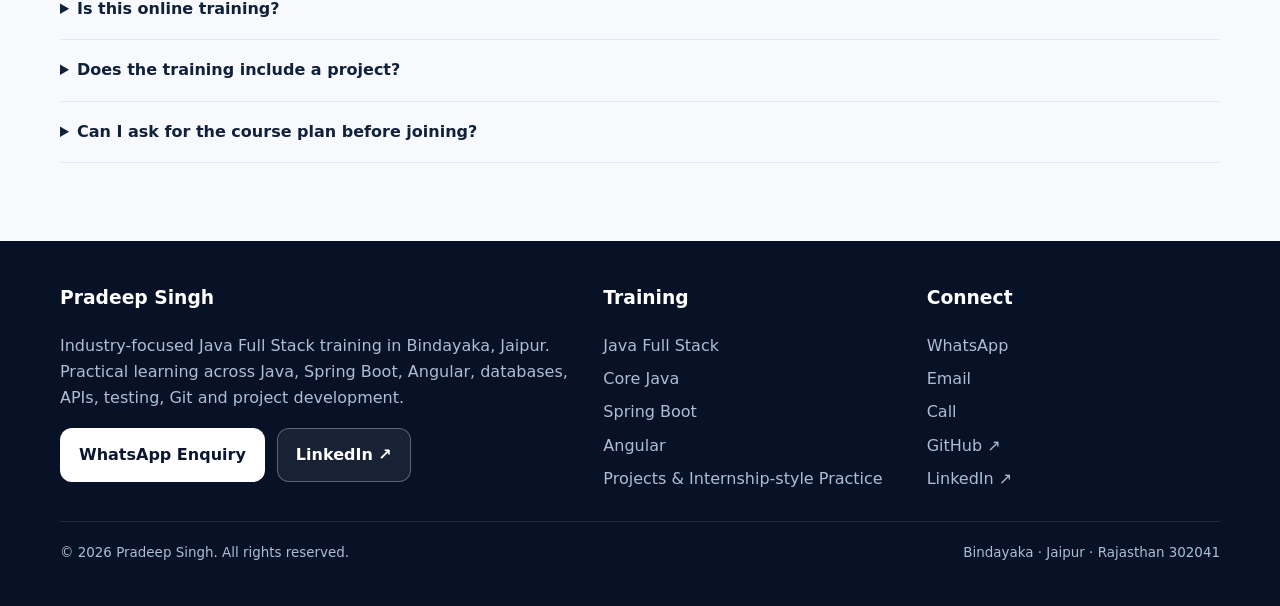
<file: contact.html>
<!doctype html>
<html lang="en">
<head>
<meta charset="utf-8">
<meta name="viewport" content="width=device-width, initial-scale=1">
<meta name="theme-color" content="#0b1730">
<link rel="icon" href="data:image/svg+xml,%3Csvg xmlns='http://www.w3.org/2000/svg' viewBox='0 0 64 64'%3E%3Crect width='64' height='64' rx='16' fill='%231d5cff'/%3E%3Ctext x='32' y='41' text-anchor='middle' font-family='Arial' font-size='25' font-weight='700' fill='white'%3EPS%3C/text%3E%3C/svg%3E">
<link rel="stylesheet" href="styles.css">
<title>Contact Java Training in Jaipur | WhatsApp | Pradeep Singh</title>
<meta name="description" content="Contact Pradeep Singh for Java Training and Java Full Stack Training in Bindayaka, Jaipur 302041. Direct WhatsApp, phone and email contact for course enquiries.">
<link rel="canonical" href="https://psrofficial07.github.io/java-fullstack-training/contact.html">
<meta property="og:type" content="website">
<meta property="og:title" content="Contact Java Training in Jaipur | WhatsApp | Pradeep Singh">
<meta property="og:description" content="Contact Pradeep Singh for Java Training and Java Full Stack Training in Bindayaka, Jaipur 302041. Direct WhatsApp, phone and email contact for course enquiries.">
<meta property="og:url" content="https://psrofficial07.github.io/java-fullstack-training/contact.html">

<script type="application/ld+json">{"@context":"https://schema.org","@type":"BreadcrumbList","itemListElement":[{"@type":"ListItem","position":1,"name":"Home","item":"https://psrofficial07.github.io/java-fullstack-training/"},{"@type":"ListItem","position":2,"name":"Contact Java Training in Jaipur","item":"https://psrofficial07.github.io/java-fullstack-training/contact.html"}]}</script>
</head>
<body>
<div class="topbar"><div class="container"><span>Practical Java Full Stack training in Bindayaka, Jaipur</span><span>9+ years professional software development experience</span></div></div>

<header class="header">
  <div class="container nav-wrap">
    <a class="brand" href="index.html" aria-label="Pradeep Singh Java Full Stack Training home">
      <span class="logo">PS</span>
      <span>Pradeep Singh<small>Java Full Stack Training · Jaipur</small></span>
    </a>
    <button class="menu-toggle" aria-label="Open navigation" aria-expanded="false">☰</button>
    <nav class="site-nav" aria-label="Main navigation">
      <a href="index.html">Home</a>
      <a href="full-stack-training.html">Full Stack</a>
      <a href="java-training-jaipur.html">Java</a>
      <a href="spring-boot-training-jaipur.html">Spring Boot</a>
      <a href="angular-training-jaipur.html">Angular</a>
      <a href="about.html">Trainer</a>
      <a class="nav-cta" href="contact.html">Enquire</a>
    </nav>
  </div>
</header>
<main><section class="page-hero"><div class="container"><div class="breadcrumb">Home / Contact</div><h1>Talk about your training goal.</h1><p>For course details, schedule, current skill level or project guidance, contact directly through WhatsApp, phone or email.</p></div></section><section class="section"><div class="container"><div class="contact-box"><a class="contact-item" data-whatsapp data-message="Hi Pradeep, I found your website and want to enquire about Java Full Stack training in Bindayaka, Jaipur."><div class="icon">WA</div><div><h3>WhatsApp</h3><p>Direct chat for training enquiries and questions.</p></div></a><a class="contact-item" data-phone><div class="icon">☎</div><div><h3>Phone</h3><p>+91 8209027337</p></div></a><a class="contact-item" data-email><div class="icon">@</div><div><h3>Email</h3><p>pradeepsb094@gmail.com</p></div></a><div class="contact-item"><div class="icon">⌖</div><div><h3>Training location</h3><p>Bindayaka, Jaipur, Rajasthan 302041</p></div></div></div></div></section><section class="section alt"><div class="container grid-2"><div><div class="kicker">Before you message</div><h2>Send these 3 details.</h2><ul class="checklist"><li>Your current education or work experience</li><li>What you already know in Java / Angular / SQL</li><li>Your goal: job preparation, project, upskilling or full-stack learning</li></ul></div><div class="card"><h3>Example WhatsApp message</h3><p>“Hi Pradeep, I am a B.Tech student/fresher/developer. I know ______ and want to learn ______. I am looking for in-house Java Full Stack training in Jaipur.”</p><a class="btn btn-blue" style="margin-top:18px" data-whatsapp data-message="Hi Pradeep, I am a ______. I currently know ______ and my goal is ______. I would like to know about your in-house Java Full Stack training in Jaipur.">Send This Message</a></div></div></section><section class="section"><div class="container faq"><div class="section-head"><div><div class="kicker">FAQ</div><h2>Common questions</h2></div></div><details><summary>Where is the training conducted?</summary><p>The website is for in-house training in Bindayaka, Jaipur, Rajasthan 302041.</p></details><details><summary>Is this online training?</summary><p>The current offering described here is in-house training. Contact directly to discuss the available format and schedule.</p></details><details><summary>Does the training include a project?</summary><p>The program is designed around practical project work connecting Java, Spring Boot, Angular, SQL and Git.</p></details><details><summary>Can I ask for the course plan before joining?</summary><p>Yes. Use WhatsApp or email to discuss your current level, goal, schedule and the current training plan.</p></details></div></section></main>

<footer class="footer">
  <div class="container">
    <div class="footer-grid">
      <div>
        <h3>Pradeep Singh</h3>
        <p>Industry-focused Java Full Stack training in Bindayaka, Jaipur. Practical learning across Java, Spring Boot, Angular, databases, APIs, testing, Git and project development.</p>
        <div class="actions" style="margin-top:16px">
          <a class="btn btn-primary" data-whatsapp data-message="Hi Pradeep, I found your website and would like to discuss Java Full Stack training in Jaipur.">WhatsApp Enquiry</a>
          <a class="btn btn-outline" data-linkedin target="_blank" rel="noopener">LinkedIn ↗</a>
        </div>
      </div>
      <div>
        <h3>Training</h3>
        <div class="footer-links">
          <a href="full-stack-training.html">Java Full Stack</a>
          <a href="java-training-jaipur.html">Core Java</a>
          <a href="spring-boot-training-jaipur.html">Spring Boot</a>
          <a href="angular-training-jaipur.html">Angular</a>
          <a href="projects.html">Projects & Internship-style Practice</a>
        </div>
      </div>
      <div>
        <h3>Connect</h3>
        <div class="footer-links">
          <a data-whatsapp data-message="Hi Pradeep, I would like to enquire about your training.">WhatsApp</a>
          <a data-email>Email</a>
          <a data-phone>Call</a>
          <a data-github target="_blank" rel="noopener">GitHub ↗</a>
          <a data-linkedin target="_blank" rel="noopener">LinkedIn ↗</a>
        </div>
      </div>
    </div>
    <div class="footer-bottom">
      <span>© <span data-year></span> Pradeep Singh. All rights reserved.</span>
      <span>Bindayaka · Jaipur · Rajasthan 302041</span>
    </div>
  </div>
</footer>
<script src="site-config.js"></script><script src="script.js"></script>
</body></html>
</file>
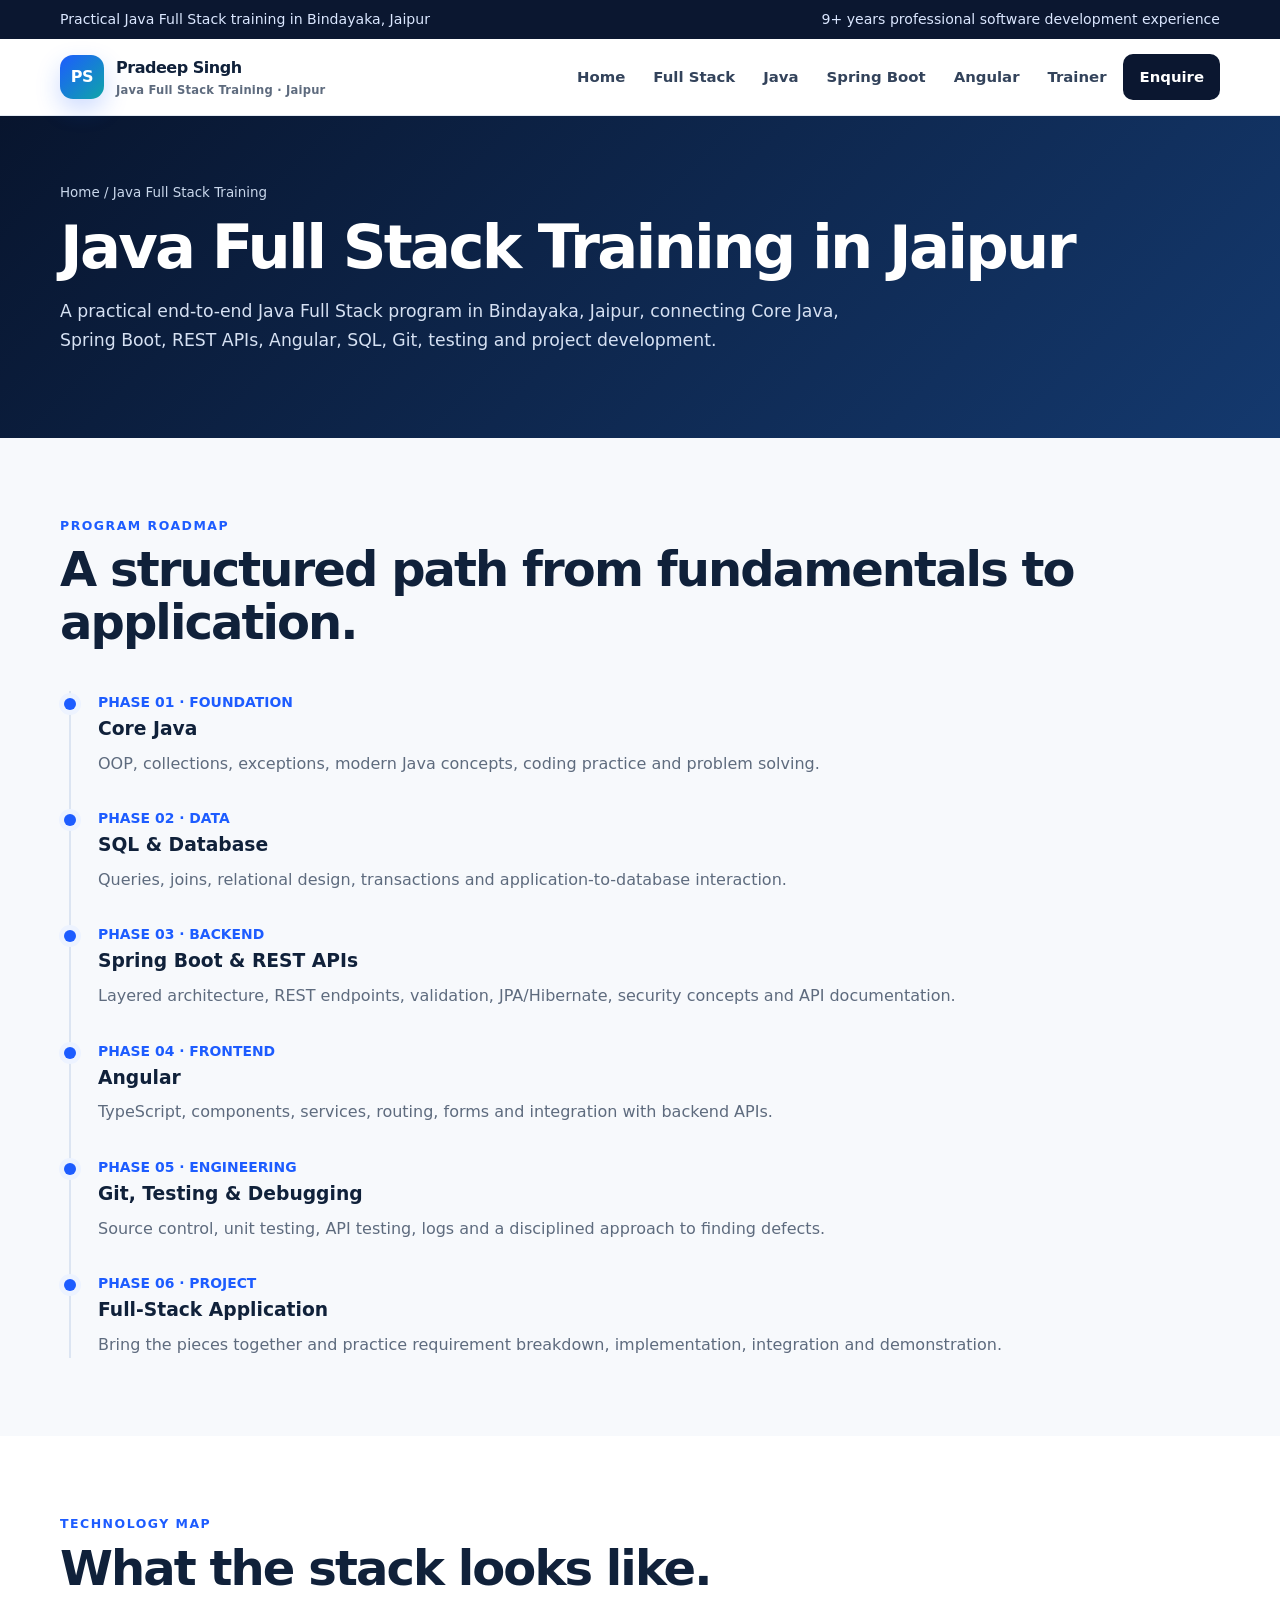
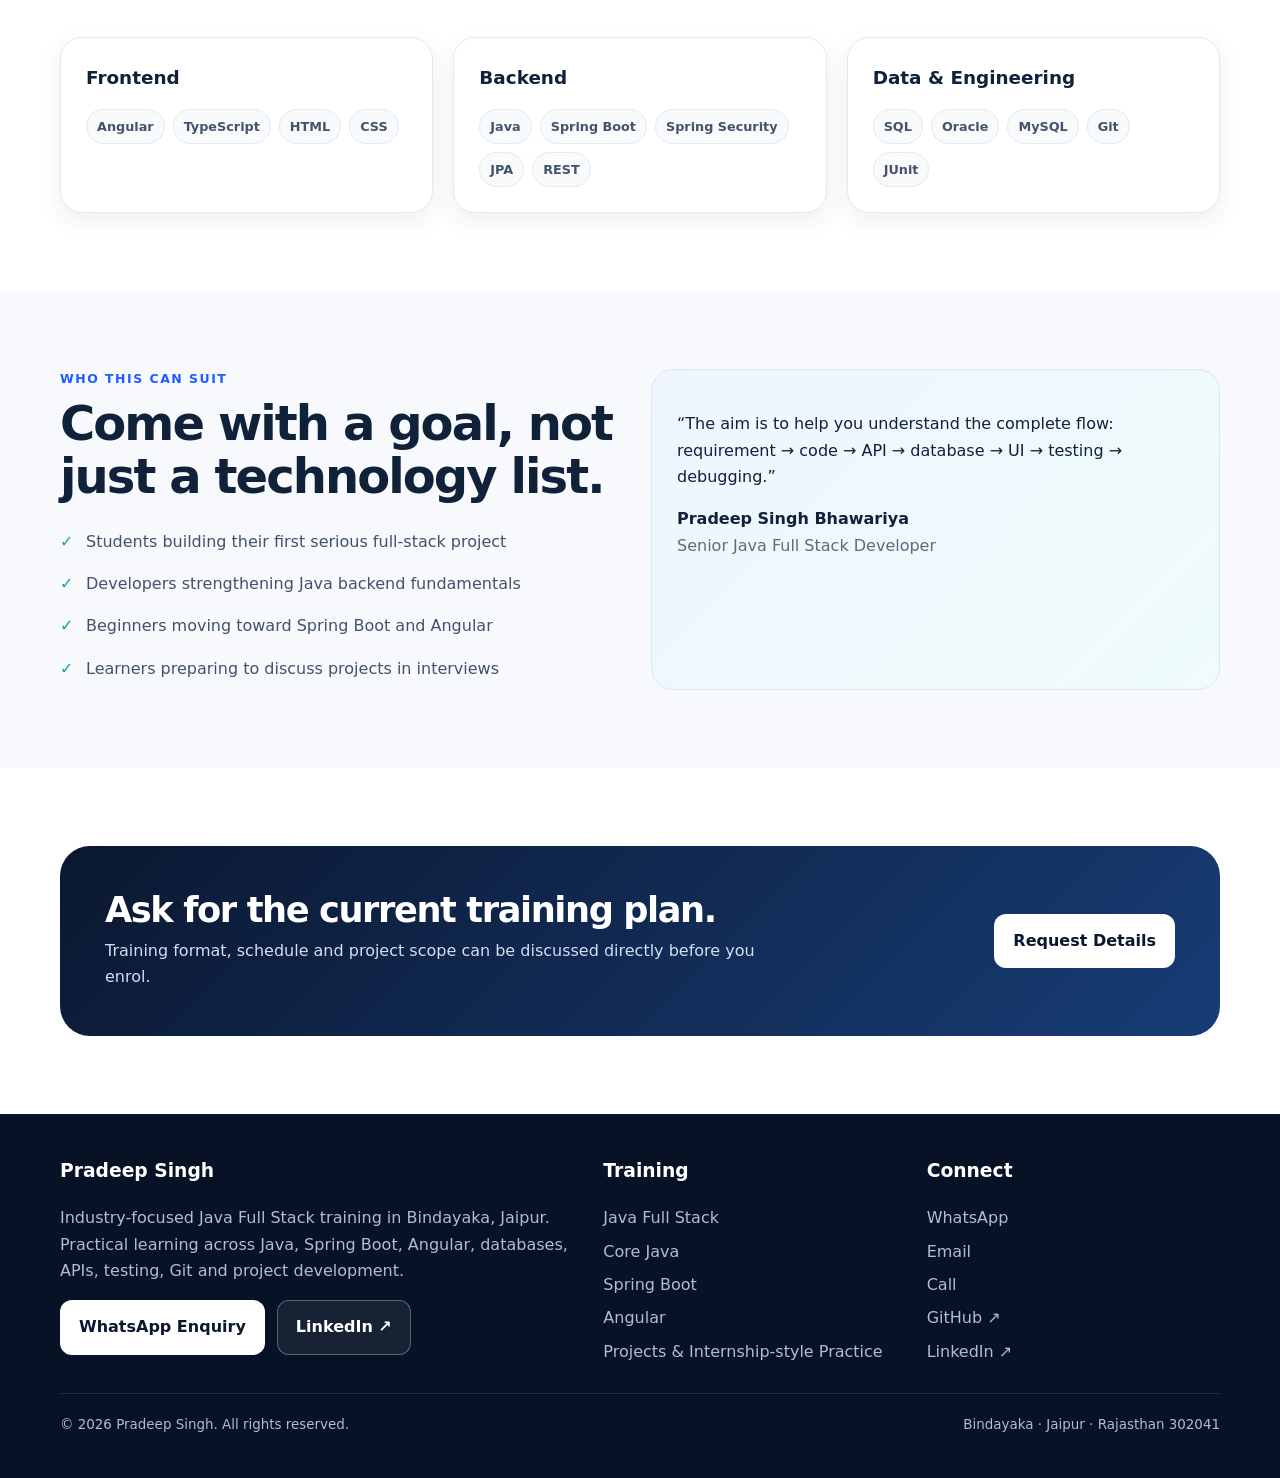
<file: full-stack-training.html>
<!doctype html>
<html lang="en">
<head>
<meta charset="utf-8">
<meta name="viewport" content="width=device-width, initial-scale=1">
<meta name="theme-color" content="#0b1730">
<link rel="icon" href="data:image/svg+xml,%3Csvg xmlns='http://www.w3.org/2000/svg' viewBox='0 0 64 64'%3E%3Crect width='64' height='64' rx='16' fill='%231d5cff'/%3E%3Ctext x='32' y='41' text-anchor='middle' font-family='Arial' font-size='25' font-weight='700' fill='white'%3EPS%3C/text%3E%3C/svg%3E">
<link rel="stylesheet" href="styles.css">
<title>Java Full Stack Training in Jaipur | Java, Spring Boot & Angular</title>
<meta name="description" content="Java Full Stack Training in Jaipur in Bindayaka covering Core Java, Spring Boot, REST APIs, Angular, SQL, Git, testing and practical end-to-end project development.">
<link rel="canonical" href="https://psrofficial07.github.io/java-fullstack-training/full-stack-training.html">
<meta property="og:type" content="website">
<meta property="og:title" content="Java Full Stack Training in Jaipur | Java, Spring Boot & Angular">
<meta property="og:description" content="Java Full Stack Training in Jaipur in Bindayaka covering Core Java, Spring Boot, REST APIs, Angular, SQL, Git, testing and practical end-to-end project development.">
<meta property="og:url" content="https://psrofficial07.github.io/java-fullstack-training/full-stack-training.html">

<script type="application/ld+json">{"@context":"https://schema.org","@type":"Course","name":"Java Full Stack Training in Jaipur","description":"Java Full Stack Training in Jaipur in Bindayaka covering Core Java, Spring Boot, REST APIs, Angular, SQL, Git, testing and practical end-to-end project development.","provider":{"@type":"Person","name":"Pradeep Singh Bhawariya","url":"https://psrofficial07.github.io/java-fullstack-training/about.html"},"courseMode":"In-person","inLanguage":"en","areaServed":{"@type":"City","name":"Jaipur"},"location":{"@type":"Place","name":"Bindayaka, Jaipur","address":{"@type":"PostalAddress","addressLocality":"Jaipur","addressRegion":"Rajasthan","postalCode":"302041","addressCountry":"IN"}},"url":"https://psrofficial07.github.io/java-fullstack-training/full-stack-training.html"}</script>
<script type="application/ld+json">{"@context":"https://schema.org","@type":"BreadcrumbList","itemListElement":[{"@type":"ListItem","position":1,"name":"Home","item":"https://psrofficial07.github.io/java-fullstack-training/"},{"@type":"ListItem","position":2,"name":"Java Full Stack Training in Jaipur","item":"https://psrofficial07.github.io/java-fullstack-training/full-stack-training.html"}]}</script>
</head>
<body>
<div class="topbar"><div class="container"><span>Practical Java Full Stack training in Bindayaka, Jaipur</span><span>9+ years professional software development experience</span></div></div>

<header class="header">
  <div class="container nav-wrap">
    <a class="brand" href="index.html" aria-label="Pradeep Singh Java Full Stack Training home">
      <span class="logo">PS</span>
      <span>Pradeep Singh<small>Java Full Stack Training · Jaipur</small></span>
    </a>
    <button class="menu-toggle" aria-label="Open navigation" aria-expanded="false">☰</button>
    <nav class="site-nav" aria-label="Main navigation">
      <a href="index.html">Home</a>
      <a href="full-stack-training.html">Full Stack</a>
      <a href="java-training-jaipur.html">Java</a>
      <a href="spring-boot-training-jaipur.html">Spring Boot</a>
      <a href="angular-training-jaipur.html">Angular</a>
      <a href="about.html">Trainer</a>
      <a class="nav-cta" href="contact.html">Enquire</a>
    </nav>
  </div>
</header>
<main><section class="page-hero"><div class="container"><div class="breadcrumb">Home / Java Full Stack Training</div><h1>Java Full Stack Training in Jaipur</h1><p>A practical end-to-end Java Full Stack program in Bindayaka, Jaipur, connecting Core Java, Spring Boot, REST APIs, Angular, SQL, Git, testing and project development.</p></div></section><section class="section"><div class="container"><div class="section-head"><div><div class="kicker">Program roadmap</div><h2>A structured path from fundamentals to application.</h2></div></div><div class="timeline"><div class="timeline-item"><div class="meta">PHASE 01 · FOUNDATION</div><h3>Core Java</h3><p>OOP, collections, exceptions, modern Java concepts, coding practice and problem solving.</p></div><div class="timeline-item"><div class="meta">PHASE 02 · DATA</div><h3>SQL & Database</h3><p>Queries, joins, relational design, transactions and application-to-database interaction.</p></div><div class="timeline-item"><div class="meta">PHASE 03 · BACKEND</div><h3>Spring Boot & REST APIs</h3><p>Layered architecture, REST endpoints, validation, JPA/Hibernate, security concepts and API documentation.</p></div><div class="timeline-item"><div class="meta">PHASE 04 · FRONTEND</div><h3>Angular</h3><p>TypeScript, components, services, routing, forms and integration with backend APIs.</p></div><div class="timeline-item"><div class="meta">PHASE 05 · ENGINEERING</div><h3>Git, Testing & Debugging</h3><p>Source control, unit testing, API testing, logs and a disciplined approach to finding defects.</p></div><div class="timeline-item"><div class="meta">PHASE 06 · PROJECT</div><h3>Full-Stack Application</h3><p>Bring the pieces together and practice requirement breakdown, implementation, integration and demonstration.</p></div></div></div></section><section class="section alt"><div class="container"><div class="section-head"><div><div class="kicker">Technology map</div><h2>What the stack looks like.</h2></div></div><div class="grid-3"><div class="card"><h3>Frontend</h3><div class="pill-row"><span class="pill">Angular</span><span class="pill">TypeScript</span><span class="pill">HTML</span><span class="pill">CSS</span></div></div><div class="card"><h3>Backend</h3><div class="pill-row"><span class="pill">Java</span><span class="pill">Spring Boot</span><span class="pill">Spring Security</span><span class="pill">JPA</span><span class="pill">REST</span></div></div><div class="card"><h3>Data & Engineering</h3><div class="pill-row"><span class="pill">SQL</span><span class="pill">Oracle</span><span class="pill">MySQL</span><span class="pill">Git</span><span class="pill">JUnit</span></div></div></div></div></section><section class="section"><div class="container grid-2"><div><div class="kicker">Who this can suit</div><h2>Come with a goal, not just a technology list.</h2><ul class="checklist"><li>Students building their first serious full-stack project</li><li>Developers strengthening Java backend fundamentals</li><li>Beginners moving toward Spring Boot and Angular</li><li>Learners preparing to discuss projects in interviews</li></ul></div><div class="quote"><p>“The aim is to help you understand the complete flow: requirement → code → API → database → UI → testing → debugging.”</p><strong>Pradeep Singh Bhawariya</strong><span style="color:var(--muted)">Senior Java Full Stack Developer</span></div></div></section><section class="section alt"><div class="container"><div class="cta"><div><h2>Ask for the current training plan.</h2><p>Training format, schedule and project scope can be discussed directly before you enrol.</p></div><a class="btn btn-primary" data-whatsapp data-message="Hi Pradeep, please share the current Java Full Stack training plan, schedule and project details.">Request Details</a></div></div></section></main>

<footer class="footer">
  <div class="container">
    <div class="footer-grid">
      <div>
        <h3>Pradeep Singh</h3>
        <p>Industry-focused Java Full Stack training in Bindayaka, Jaipur. Practical learning across Java, Spring Boot, Angular, databases, APIs, testing, Git and project development.</p>
        <div class="actions" style="margin-top:16px">
          <a class="btn btn-primary" data-whatsapp data-message="Hi Pradeep, I found your website and would like to discuss Java Full Stack training in Jaipur.">WhatsApp Enquiry</a>
          <a class="btn btn-outline" data-linkedin target="_blank" rel="noopener">LinkedIn ↗</a>
        </div>
      </div>
      <div>
        <h3>Training</h3>
        <div class="footer-links">
          <a href="full-stack-training.html">Java Full Stack</a>
          <a href="java-training-jaipur.html">Core Java</a>
          <a href="spring-boot-training-jaipur.html">Spring Boot</a>
          <a href="angular-training-jaipur.html">Angular</a>
          <a href="projects.html">Projects & Internship-style Practice</a>
        </div>
      </div>
      <div>
        <h3>Connect</h3>
        <div class="footer-links">
          <a data-whatsapp data-message="Hi Pradeep, I would like to enquire about your training.">WhatsApp</a>
          <a data-email>Email</a>
          <a data-phone>Call</a>
          <a data-github target="_blank" rel="noopener">GitHub ↗</a>
          <a data-linkedin target="_blank" rel="noopener">LinkedIn ↗</a>
        </div>
      </div>
    </div>
    <div class="footer-bottom">
      <span>© <span data-year></span> Pradeep Singh. All rights reserved.</span>
      <span>Bindayaka · Jaipur · Rajasthan 302041</span>
    </div>
  </div>
</footer>
<script src="site-config.js"></script><script src="script.js"></script>
</body></html>
</file>
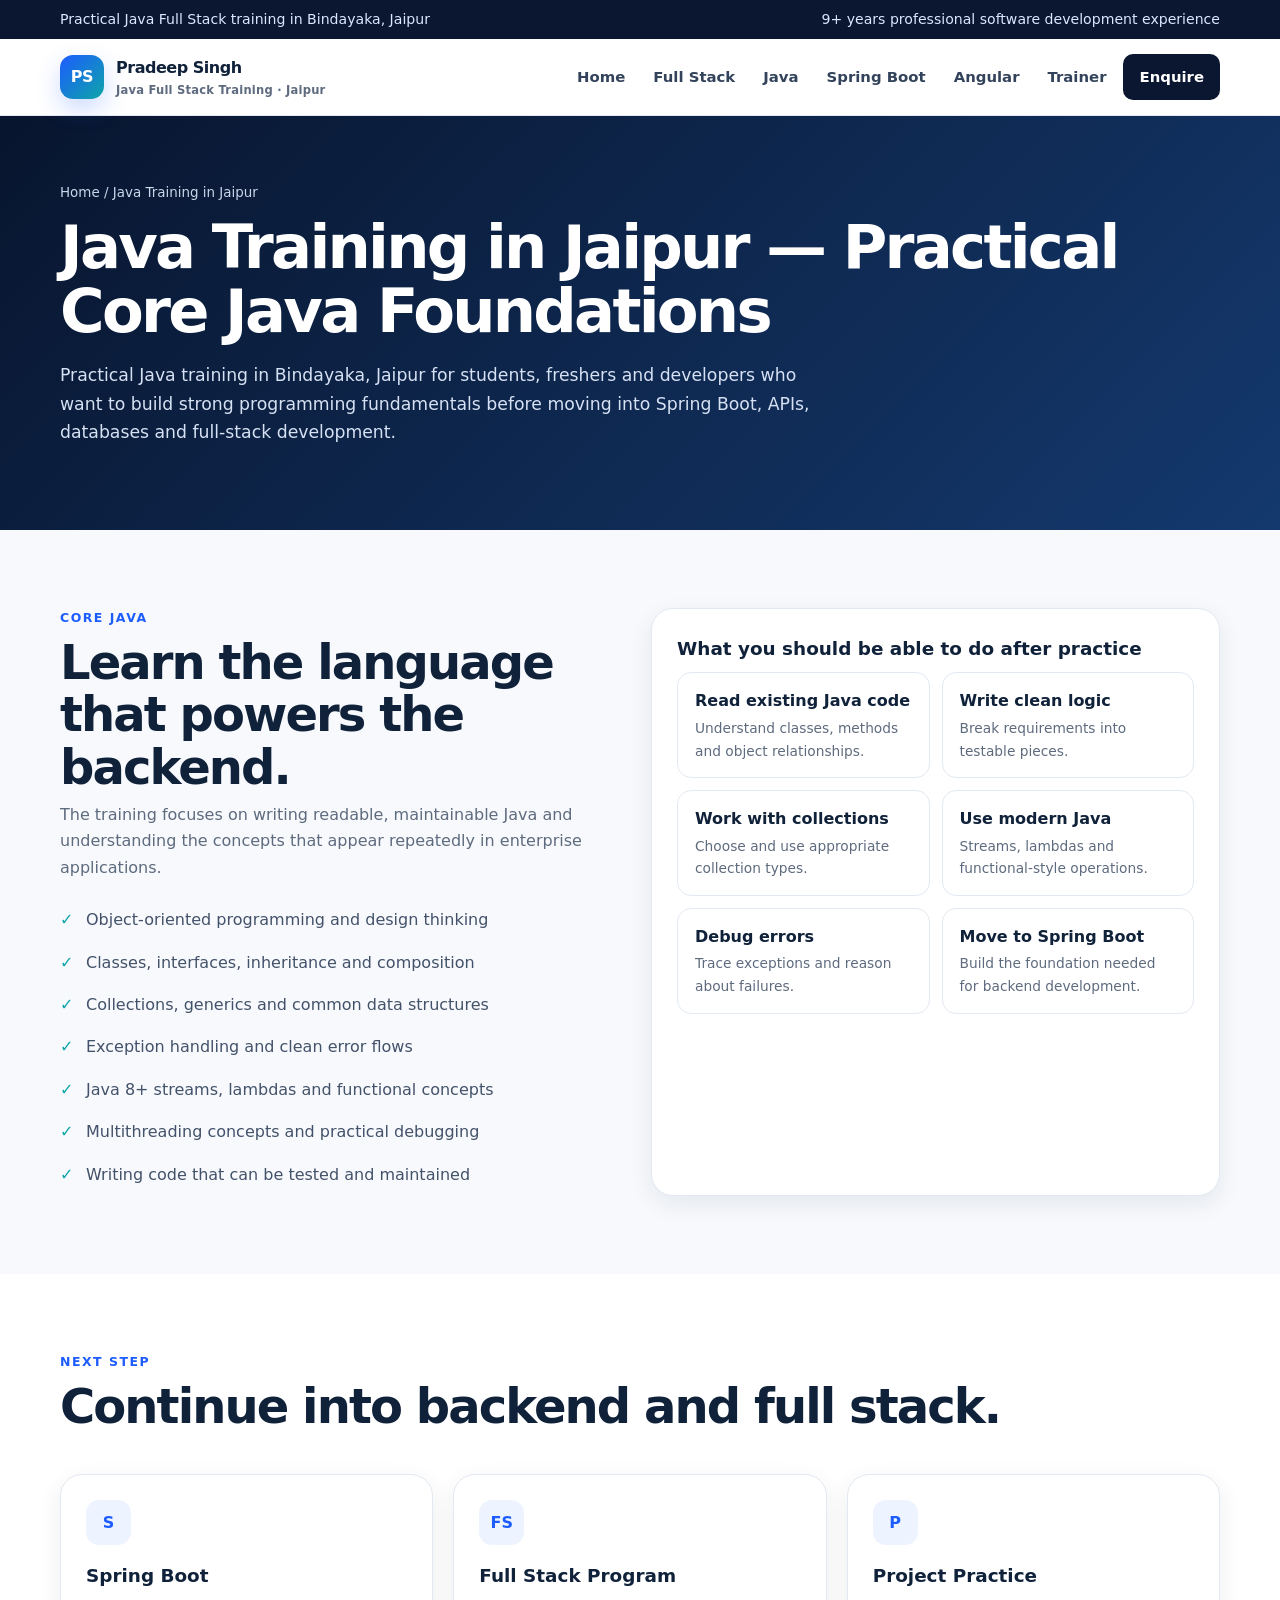
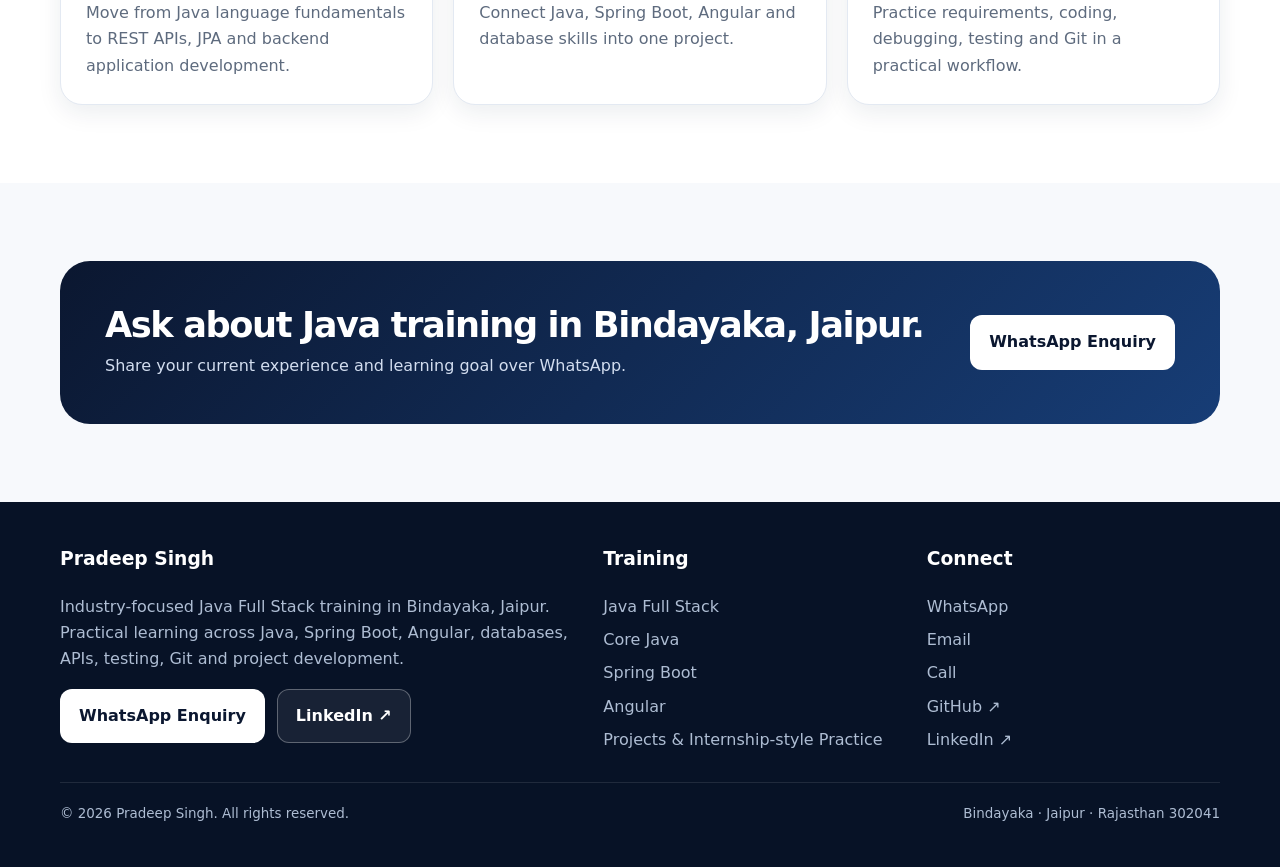
<file: java-training-jaipur.html>
<!doctype html>
<html lang="en">
<head>
<meta charset="utf-8">
<meta name="viewport" content="width=device-width, initial-scale=1">
<meta name="theme-color" content="#0b1730">
<link rel="icon" href="data:image/svg+xml,%3Csvg xmlns='http://www.w3.org/2000/svg' viewBox='0 0 64 64'%3E%3Crect width='64' height='64' rx='16' fill='%231d5cff'/%3E%3Ctext x='32' y='41' text-anchor='middle' font-family='Arial' font-size='25' font-weight='700' fill='white'%3EPS%3C/text%3E%3C/svg%3E">
<link rel="stylesheet" href="styles.css">
<title>Java Training in Jaipur | Core Java Classes | Pradeep Singh</title>
<meta name="description" content="Java Training in Jaipur in Bindayaka covering Core Java, OOP, collections, Java 8+, streams, debugging and coding foundations for Spring Boot and full stack development.">
<link rel="canonical" href="https://psrofficial07.github.io/java-fullstack-training/java-training-jaipur.html">
<meta property="og:type" content="website">
<meta property="og:title" content="Java Training in Jaipur | Core Java Classes | Pradeep Singh">
<meta property="og:description" content="Java Training in Jaipur in Bindayaka covering Core Java, OOP, collections, Java 8+, streams, debugging and coding foundations for Spring Boot and full stack development.">
<meta property="og:url" content="https://psrofficial07.github.io/java-fullstack-training/java-training-jaipur.html">

<script type="application/ld+json">{"@context":"https://schema.org","@type":"Course","name":"Java Training in Jaipur","description":"Java Training in Jaipur in Bindayaka covering Core Java, OOP, collections, Java 8+, streams, debugging and coding foundations for Spring Boot and full stack development.","provider":{"@type":"Person","name":"Pradeep Singh Bhawariya","url":"https://psrofficial07.github.io/java-fullstack-training/about.html"},"courseMode":"In-person","inLanguage":"en","areaServed":{"@type":"City","name":"Jaipur"},"location":{"@type":"Place","name":"Bindayaka, Jaipur","address":{"@type":"PostalAddress","addressLocality":"Jaipur","addressRegion":"Rajasthan","postalCode":"302041","addressCountry":"IN"}},"url":"https://psrofficial07.github.io/java-fullstack-training/java-training-jaipur.html"}</script>
<script type="application/ld+json">{"@context":"https://schema.org","@type":"BreadcrumbList","itemListElement":[{"@type":"ListItem","position":1,"name":"Home","item":"https://psrofficial07.github.io/java-fullstack-training/"},{"@type":"ListItem","position":2,"name":"Java Training in Jaipur","item":"https://psrofficial07.github.io/java-fullstack-training/java-training-jaipur.html"}]}</script>
</head>
<body>
<div class="topbar"><div class="container"><span>Practical Java Full Stack training in Bindayaka, Jaipur</span><span>9+ years professional software development experience</span></div></div>

<header class="header">
  <div class="container nav-wrap">
    <a class="brand" href="index.html" aria-label="Pradeep Singh Java Full Stack Training home">
      <span class="logo">PS</span>
      <span>Pradeep Singh<small>Java Full Stack Training · Jaipur</small></span>
    </a>
    <button class="menu-toggle" aria-label="Open navigation" aria-expanded="false">☰</button>
    <nav class="site-nav" aria-label="Main navigation">
      <a href="index.html">Home</a>
      <a href="full-stack-training.html">Full Stack</a>
      <a href="java-training-jaipur.html">Java</a>
      <a href="spring-boot-training-jaipur.html">Spring Boot</a>
      <a href="angular-training-jaipur.html">Angular</a>
      <a href="about.html">Trainer</a>
      <a class="nav-cta" href="contact.html">Enquire</a>
    </nav>
  </div>
</header>
<main><section class="page-hero"><div class="container"><div class="breadcrumb">Home / Java Training in Jaipur</div><h1>Java Training in Jaipur — Practical Core Java Foundations</h1><p>Practical Java training in Bindayaka, Jaipur for students, freshers and developers who want to build strong programming fundamentals before moving into Spring Boot, APIs, databases and full-stack development.</p></div></section><section class="section"><div class="container grid-2"><div><div class="kicker">Core Java</div><h2>Learn the language that powers the backend.</h2><p class="section-intro">The training focuses on writing readable, maintainable Java and understanding the concepts that appear repeatedly in enterprise applications.</p><ul class="checklist"><li>Object-oriented programming and design thinking</li><li>Classes, interfaces, inheritance and composition</li><li>Collections, generics and common data structures</li><li>Exception handling and clean error flows</li><li>Java 8+ streams, lambdas and functional concepts</li><li>Multithreading concepts and practical debugging</li><li>Writing code that can be tested and maintained</li></ul></div><div class="card"><h3>What you should be able to do after practice</h3><div class="feature-list"><div>Read existing Java code<span>Understand classes, methods and object relationships.</span></div><div>Write clean logic<span>Break requirements into testable pieces.</span></div><div>Work with collections<span>Choose and use appropriate collection types.</span></div><div>Use modern Java<span>Streams, lambdas and functional-style operations.</span></div><div>Debug errors<span>Trace exceptions and reason about failures.</span></div><div>Move to Spring Boot<span>Build the foundation needed for backend development.</span></div></div></div></div></section><section class="section alt"><div class="container"><div class="section-head"><div><div class="kicker">Next step</div><h2>Continue into backend and full stack.</h2></div></div><div class="grid-3"><a class="card" href="spring-boot-training-jaipur.html"><div class="icon">S</div><h3>Spring Boot</h3><p>Move from Java language fundamentals to REST APIs, JPA and backend application development.</p></a><a class="card" href="full-stack-training.html"><div class="icon">FS</div><h3>Full Stack Program</h3><p>Connect Java, Spring Boot, Angular and database skills into one project.</p></a><a class="card" href="projects.html"><div class="icon">P</div><h3>Project Practice</h3><p>Practice requirements, coding, debugging, testing and Git in a practical workflow.</p></a></div></div></section><section class="section"><div class="container"><div class="cta"><div><h2>Ask about Java training in Bindayaka, Jaipur.</h2><p>Share your current experience and learning goal over WhatsApp.</p></div><a class="btn btn-primary" data-whatsapp data-message="Hi Pradeep, I am interested in your Core Java training in Bindayaka, Jaipur.">WhatsApp Enquiry</a></div></div></section></main>

<footer class="footer">
  <div class="container">
    <div class="footer-grid">
      <div>
        <h3>Pradeep Singh</h3>
        <p>Industry-focused Java Full Stack training in Bindayaka, Jaipur. Practical learning across Java, Spring Boot, Angular, databases, APIs, testing, Git and project development.</p>
        <div class="actions" style="margin-top:16px">
          <a class="btn btn-primary" data-whatsapp data-message="Hi Pradeep, I found your website and would like to discuss Java Full Stack training in Jaipur.">WhatsApp Enquiry</a>
          <a class="btn btn-outline" data-linkedin target="_blank" rel="noopener">LinkedIn ↗</a>
        </div>
      </div>
      <div>
        <h3>Training</h3>
        <div class="footer-links">
          <a href="full-stack-training.html">Java Full Stack</a>
          <a href="java-training-jaipur.html">Core Java</a>
          <a href="spring-boot-training-jaipur.html">Spring Boot</a>
          <a href="angular-training-jaipur.html">Angular</a>
          <a href="projects.html">Projects & Internship-style Practice</a>
        </div>
      </div>
      <div>
        <h3>Connect</h3>
        <div class="footer-links">
          <a data-whatsapp data-message="Hi Pradeep, I would like to enquire about your training.">WhatsApp</a>
          <a data-email>Email</a>
          <a data-phone>Call</a>
          <a data-github target="_blank" rel="noopener">GitHub ↗</a>
          <a data-linkedin target="_blank" rel="noopener">LinkedIn ↗</a>
        </div>
      </div>
    </div>
    <div class="footer-bottom">
      <span>© <span data-year></span> Pradeep Singh. All rights reserved.</span>
      <span>Bindayaka · Jaipur · Rajasthan 302041</span>
    </div>
  </div>
</footer>
<script src="site-config.js"></script><script src="script.js"></script>
</body></html>
</file>
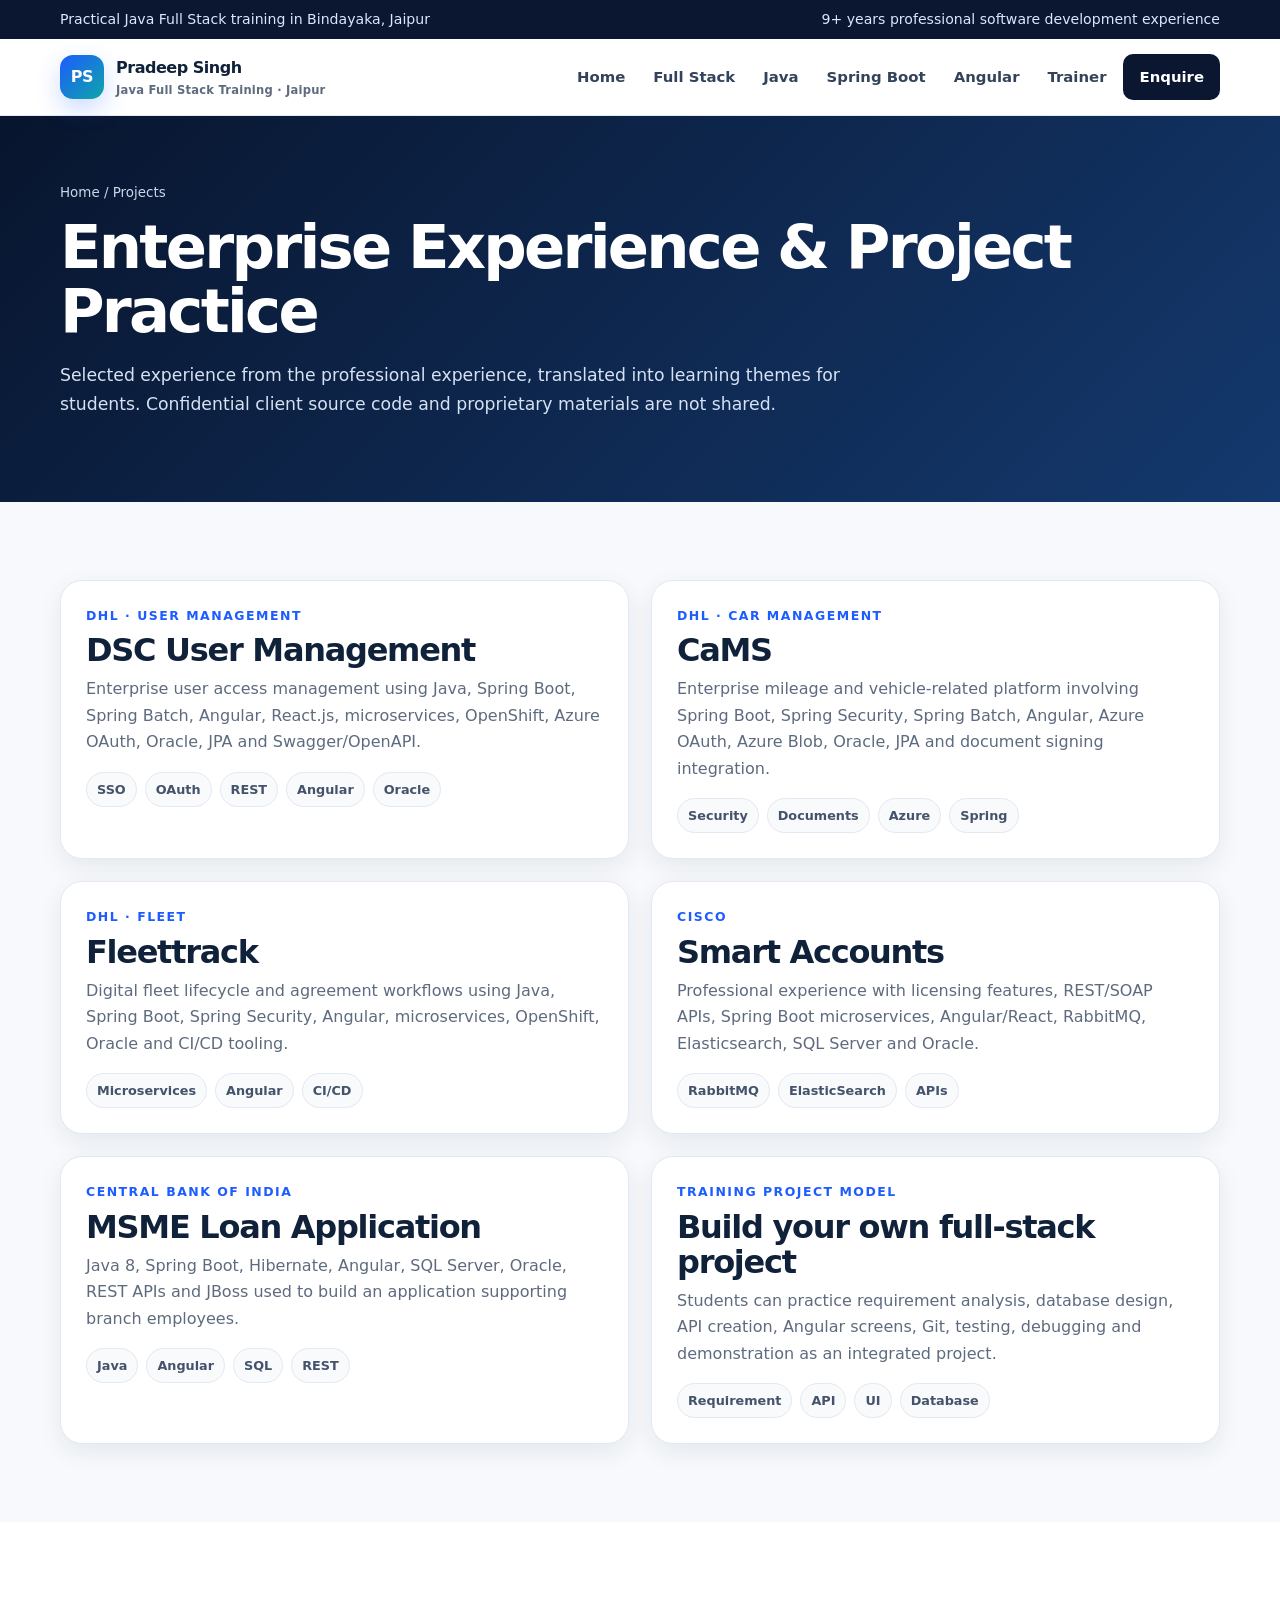
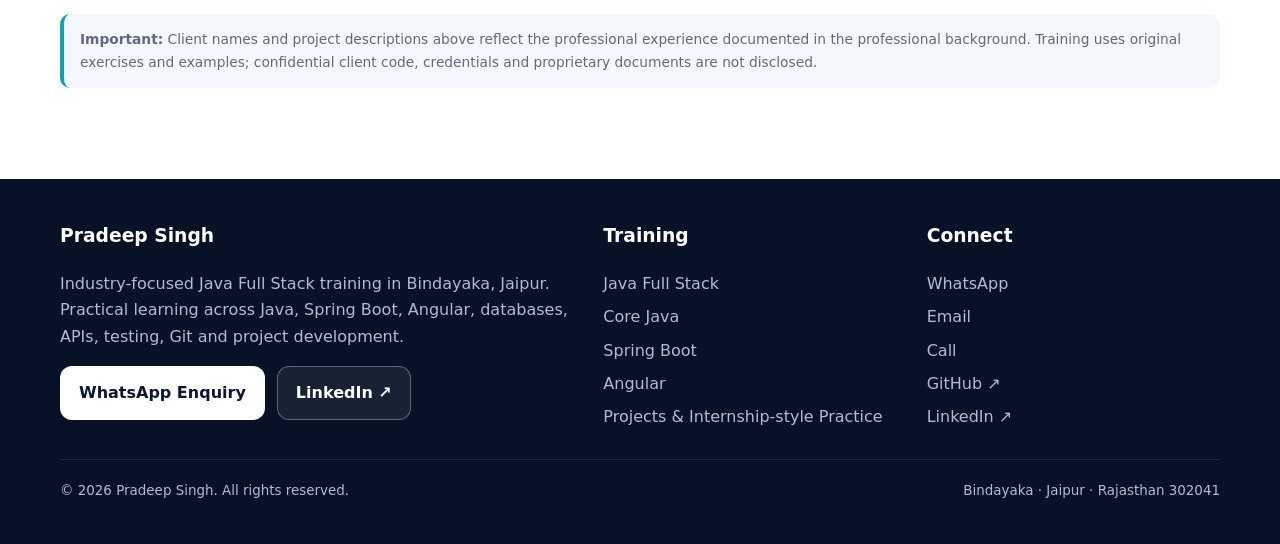
<file: projects.html>
<!doctype html>
<html lang="en">
<head>
<meta charset="utf-8">
<meta name="viewport" content="width=device-width, initial-scale=1">
<meta name="theme-color" content="#0b1730">
<link rel="icon" href="data:image/svg+xml,%3Csvg xmlns='http://www.w3.org/2000/svg' viewBox='0 0 64 64'%3E%3Crect width='64' height='64' rx='16' fill='%231d5cff'/%3E%3Ctext x='32' y='41' text-anchor='middle' font-family='Arial' font-size='25' font-weight='700' fill='white'%3EPS%3C/text%3E%3C/svg%3E">
<link rel="stylesheet" href="styles.css">
<title>Java Full Stack Projects | Practical Training in Jaipur | Pradeep Singh</title>
<meta name="description" content="Explore enterprise Java project experience and the practical project approach used in Java Full Stack Training in Jaipur, including APIs, microservices, databases, testing and deployment.">
<link rel="canonical" href="https://psrofficial07.github.io/java-fullstack-training/projects.html">
<meta property="og:type" content="website">
<meta property="og:title" content="Java Full Stack Projects | Practical Training in Jaipur | Pradeep Singh">
<meta property="og:description" content="Explore enterprise Java project experience and the practical project approach used in Java Full Stack Training in Jaipur, including APIs, microservices, databases, testing and deployment.">
<meta property="og:url" content="https://psrofficial07.github.io/java-fullstack-training/projects.html">

<script type="application/ld+json">{"@context":"https://schema.org","@type":"BreadcrumbList","itemListElement":[{"@type":"ListItem","position":1,"name":"Home","item":"https://psrofficial07.github.io/java-fullstack-training/"},{"@type":"ListItem","position":2,"name":"Java Full Stack Projects","item":"https://psrofficial07.github.io/java-fullstack-training/projects.html"}]}</script>
</head>
<body>
<div class="topbar"><div class="container"><span>Practical Java Full Stack training in Bindayaka, Jaipur</span><span>9+ years professional software development experience</span></div></div>

<header class="header">
  <div class="container nav-wrap">
    <a class="brand" href="index.html" aria-label="Pradeep Singh Java Full Stack Training home">
      <span class="logo">PS</span>
      <span>Pradeep Singh<small>Java Full Stack Training · Jaipur</small></span>
    </a>
    <button class="menu-toggle" aria-label="Open navigation" aria-expanded="false">☰</button>
    <nav class="site-nav" aria-label="Main navigation">
      <a href="index.html">Home</a>
      <a href="full-stack-training.html">Full Stack</a>
      <a href="java-training-jaipur.html">Java</a>
      <a href="spring-boot-training-jaipur.html">Spring Boot</a>
      <a href="angular-training-jaipur.html">Angular</a>
      <a href="about.html">Trainer</a>
      <a class="nav-cta" href="contact.html">Enquire</a>
    </nav>
  </div>
</header>
<main><section class="page-hero"><div class="container"><div class="breadcrumb">Home / Projects</div><h1>Enterprise Experience & Project Practice</h1><p>Selected experience from the professional experience, translated into learning themes for students. Confidential client source code and proprietary materials are not shared.</p></div></section><section class="section"><div class="container grid-2"><article class="card"><div class="kicker">DHL · User Management</div><h2 style="font-size:2rem">DSC User Management</h2><p>Enterprise user access management using Java, Spring Boot, Spring Batch, Angular, React.js, microservices, OpenShift, Azure OAuth, Oracle, JPA and Swagger/OpenAPI.</p><div class="pill-row"><span class="pill">SSO</span><span class="pill">OAuth</span><span class="pill">REST</span><span class="pill">Angular</span><span class="pill">Oracle</span></div></article><article class="card"><div class="kicker">DHL · Car Management</div><h2 style="font-size:2rem">CaMS</h2><p>Enterprise mileage and vehicle-related platform involving Spring Boot, Spring Security, Spring Batch, Angular, Azure OAuth, Azure Blob, Oracle, JPA and document signing integration.</p><div class="pill-row"><span class="pill">Security</span><span class="pill">Documents</span><span class="pill">Azure</span><span class="pill">Spring</span></div></article><article class="card"><div class="kicker">DHL · Fleet</div><h2 style="font-size:2rem">Fleettrack</h2><p>Digital fleet lifecycle and agreement workflows using Java, Spring Boot, Spring Security, Angular, microservices, OpenShift, Oracle and CI/CD tooling.</p><div class="pill-row"><span class="pill">Microservices</span><span class="pill">Angular</span><span class="pill">CI/CD</span></div></article><article class="card"><div class="kicker">Cisco</div><h2 style="font-size:2rem">Smart Accounts</h2><p>Professional experience with licensing features, REST/SOAP APIs, Spring Boot microservices, Angular/React, RabbitMQ, Elasticsearch, SQL Server and Oracle.</p><div class="pill-row"><span class="pill">RabbitMQ</span><span class="pill">ElasticSearch</span><span class="pill">APIs</span></div></article><article class="card"><div class="kicker">Central Bank of India</div><h2 style="font-size:2rem">MSME Loan Application</h2><p>Java 8, Spring Boot, Hibernate, Angular, SQL Server, Oracle, REST APIs and JBoss used to build an application supporting branch employees.</p><div class="pill-row"><span class="pill">Java</span><span class="pill">Angular</span><span class="pill">SQL</span><span class="pill">REST</span></div></article><article class="card"><div class="kicker">Training project model</div><h2 style="font-size:2rem">Build your own full-stack project</h2><p>Students can practice requirement analysis, database design, API creation, Angular screens, Git, testing, debugging and demonstration as an integrated project.</p><div class="pill-row"><span class="pill">Requirement</span><span class="pill">API</span><span class="pill">UI</span><span class="pill">Database</span></div></article></div></section><section class="section alt"><div class="container"><p class="note"><strong>Important:</strong> Client names and project descriptions above reflect the professional experience documented in the professional background. Training uses original exercises and examples; confidential client code, credentials and proprietary documents are not disclosed.</p></div></section></main>

<footer class="footer">
  <div class="container">
    <div class="footer-grid">
      <div>
        <h3>Pradeep Singh</h3>
        <p>Industry-focused Java Full Stack training in Bindayaka, Jaipur. Practical learning across Java, Spring Boot, Angular, databases, APIs, testing, Git and project development.</p>
        <div class="actions" style="margin-top:16px">
          <a class="btn btn-primary" data-whatsapp data-message="Hi Pradeep, I found your website and would like to discuss Java Full Stack training in Jaipur.">WhatsApp Enquiry</a>
          <a class="btn btn-outline" data-linkedin target="_blank" rel="noopener">LinkedIn ↗</a>
        </div>
      </div>
      <div>
        <h3>Training</h3>
        <div class="footer-links">
          <a href="full-stack-training.html">Java Full Stack</a>
          <a href="java-training-jaipur.html">Core Java</a>
          <a href="spring-boot-training-jaipur.html">Spring Boot</a>
          <a href="angular-training-jaipur.html">Angular</a>
          <a href="projects.html">Projects & Internship-style Practice</a>
        </div>
      </div>
      <div>
        <h3>Connect</h3>
        <div class="footer-links">
          <a data-whatsapp data-message="Hi Pradeep, I would like to enquire about your training.">WhatsApp</a>
          <a data-email>Email</a>
          <a data-phone>Call</a>
          <a data-github target="_blank" rel="noopener">GitHub ↗</a>
          <a data-linkedin target="_blank" rel="noopener">LinkedIn ↗</a>
        </div>
      </div>
    </div>
    <div class="footer-bottom">
      <span>© <span data-year></span> Pradeep Singh. All rights reserved.</span>
      <span>Bindayaka · Jaipur · Rajasthan 302041</span>
    </div>
  </div>
</footer>
<script src="site-config.js"></script><script src="script.js"></script>
</body></html>
</file>
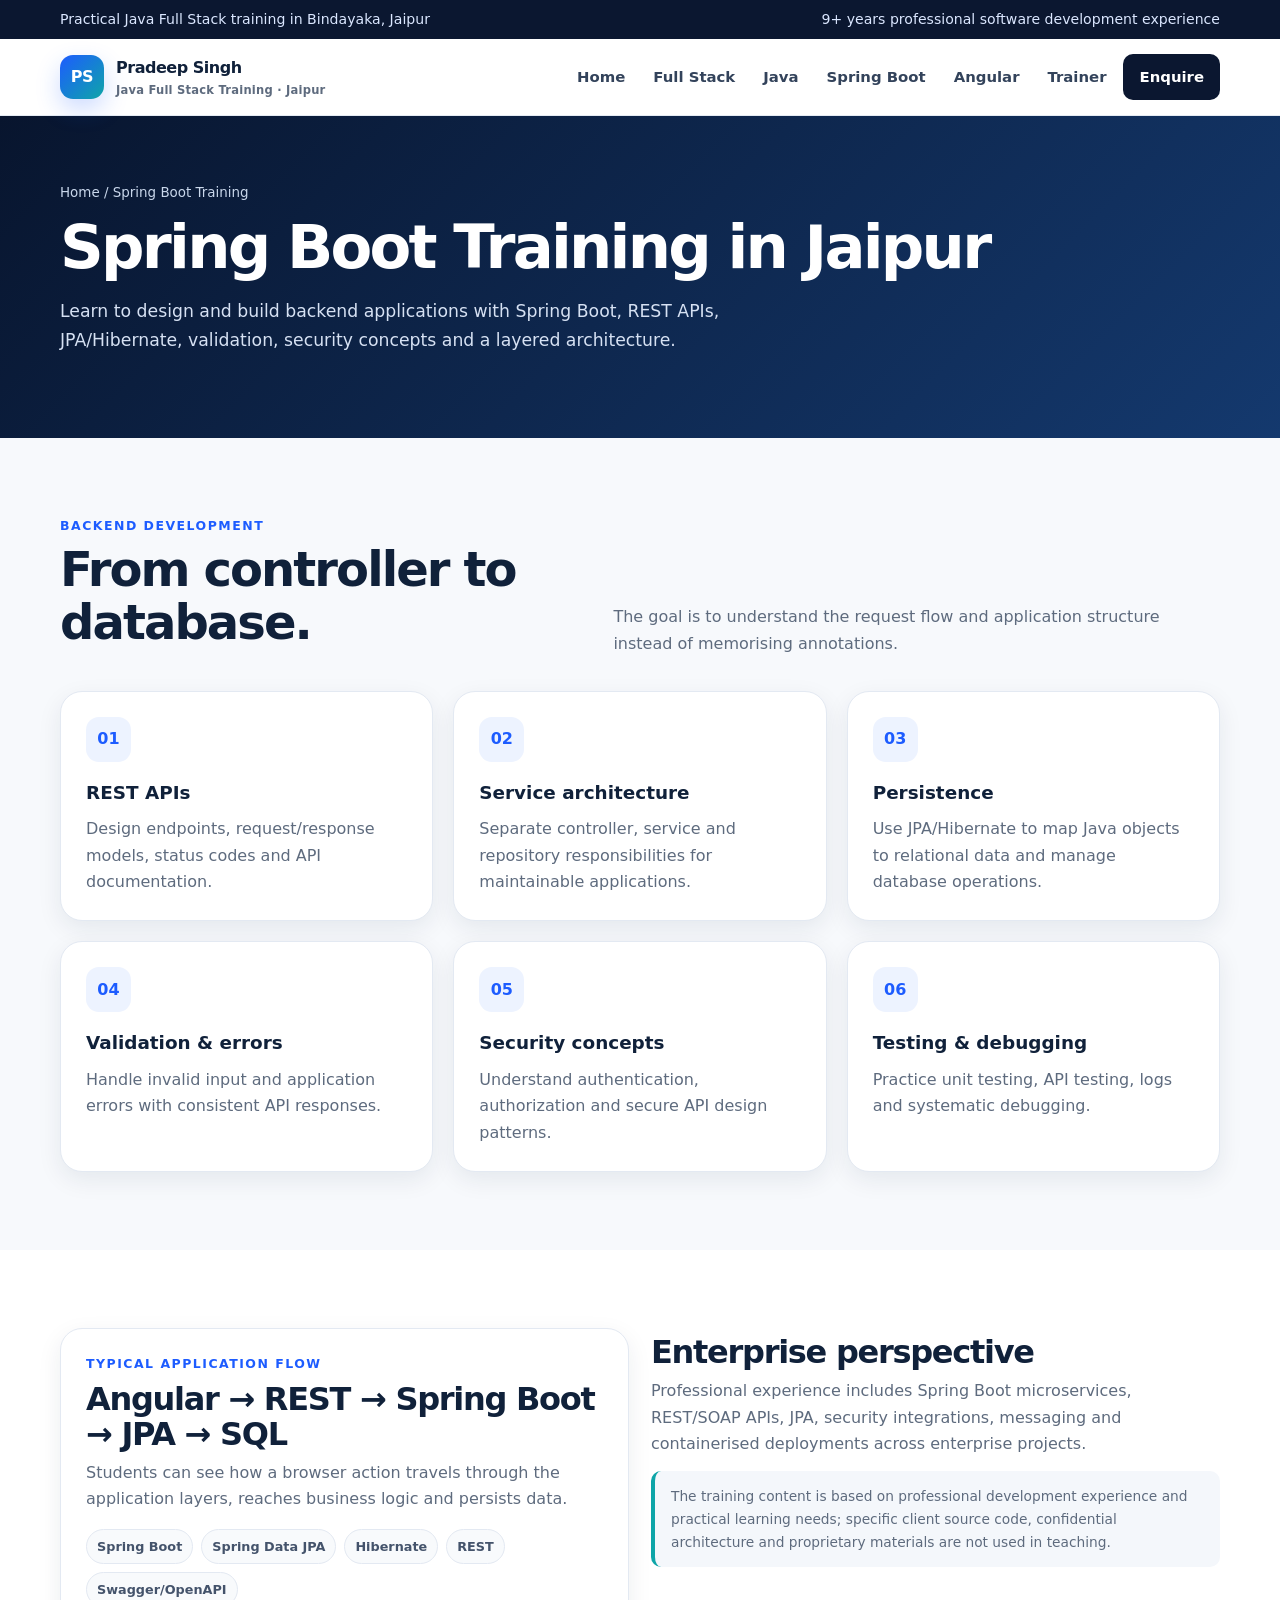
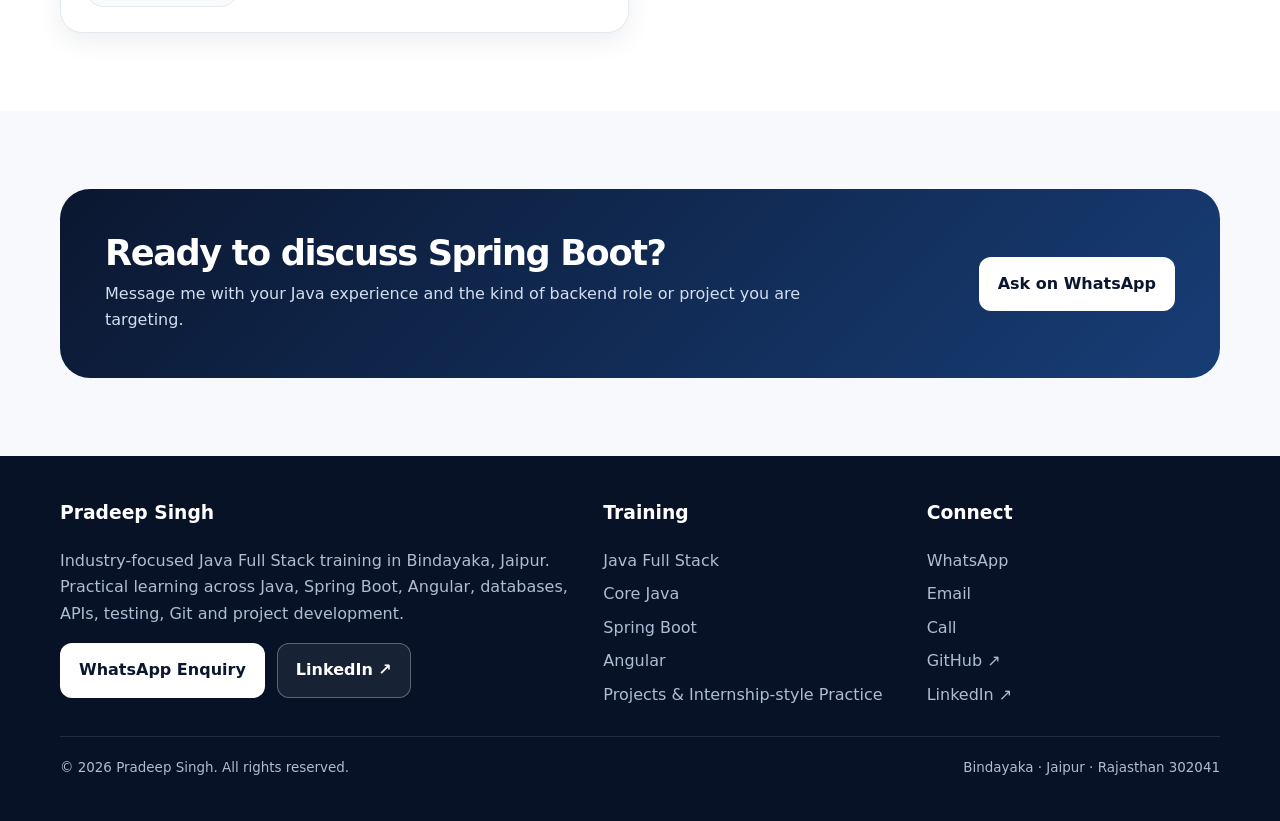
<file: spring-boot-training-jaipur.html>
<!doctype html>
<html lang="en">
<head>
<meta charset="utf-8">
<meta name="viewport" content="width=device-width, initial-scale=1">
<meta name="theme-color" content="#0b1730">
<link rel="icon" href="data:image/svg+xml,%3Csvg xmlns='http://www.w3.org/2000/svg' viewBox='0 0 64 64'%3E%3Crect width='64' height='64' rx='16' fill='%231d5cff'/%3E%3Ctext x='32' y='41' text-anchor='middle' font-family='Arial' font-size='25' font-weight='700' fill='white'%3EPS%3C/text%3E%3C/svg%3E">
<link rel="stylesheet" href="styles.css">
<title>Spring Boot Training in Jaipur | REST API & JPA | Pradeep Singh</title>
<meta name="description" content="Spring Boot Training in Jaipur in Bindayaka covering REST APIs, layered architecture, JPA/Hibernate, validation, security concepts, testing and practical backend development.">
<link rel="canonical" href="https://psrofficial07.github.io/java-fullstack-training/spring-boot-training-jaipur.html">
<meta property="og:type" content="website">
<meta property="og:title" content="Spring Boot Training in Jaipur | REST API & JPA | Pradeep Singh">
<meta property="og:description" content="Spring Boot Training in Jaipur in Bindayaka covering REST APIs, layered architecture, JPA/Hibernate, validation, security concepts, testing and practical backend development.">
<meta property="og:url" content="https://psrofficial07.github.io/java-fullstack-training/spring-boot-training-jaipur.html">

<script type="application/ld+json">{"@context":"https://schema.org","@type":"BreadcrumbList","itemListElement":[{"@type":"ListItem","position":1,"name":"Home","item":"https://psrofficial07.github.io/java-fullstack-training/"},{"@type":"ListItem","position":2,"name":"Spring Boot Training in Jaipur","item":"https://psrofficial07.github.io/java-fullstack-training/spring-boot-training-jaipur.html"}]}</script>
</head>
<body>
<div class="topbar"><div class="container"><span>Practical Java Full Stack training in Bindayaka, Jaipur</span><span>9+ years professional software development experience</span></div></div>

<header class="header">
  <div class="container nav-wrap">
    <a class="brand" href="index.html" aria-label="Pradeep Singh Java Full Stack Training home">
      <span class="logo">PS</span>
      <span>Pradeep Singh<small>Java Full Stack Training · Jaipur</small></span>
    </a>
    <button class="menu-toggle" aria-label="Open navigation" aria-expanded="false">☰</button>
    <nav class="site-nav" aria-label="Main navigation">
      <a href="index.html">Home</a>
      <a href="full-stack-training.html">Full Stack</a>
      <a href="java-training-jaipur.html">Java</a>
      <a href="spring-boot-training-jaipur.html">Spring Boot</a>
      <a href="angular-training-jaipur.html">Angular</a>
      <a href="about.html">Trainer</a>
      <a class="nav-cta" href="contact.html">Enquire</a>
    </nav>
  </div>
</header>
<main><section class="page-hero"><div class="container"><div class="breadcrumb">Home / Spring Boot Training</div><h1>Spring Boot Training in Jaipur</h1><p>Learn to design and build backend applications with Spring Boot, REST APIs, JPA/Hibernate, validation, security concepts and a layered architecture.</p></div></section><section class="section"><div class="container"><div class="section-head"><div><div class="kicker">Backend development</div><h2>From controller to database.</h2></div><p class="section-intro">The goal is to understand the request flow and application structure instead of memorising annotations.</p></div><div class="grid-3"><div class="card"><div class="icon">01</div><h3>REST APIs</h3><p>Design endpoints, request/response models, status codes and API documentation.</p></div><div class="card"><div class="icon">02</div><h3>Service architecture</h3><p>Separate controller, service and repository responsibilities for maintainable applications.</p></div><div class="card"><div class="icon">03</div><h3>Persistence</h3><p>Use JPA/Hibernate to map Java objects to relational data and manage database operations.</p></div><div class="card"><div class="icon">04</div><h3>Validation & errors</h3><p>Handle invalid input and application errors with consistent API responses.</p></div><div class="card"><div class="icon">05</div><h3>Security concepts</h3><p>Understand authentication, authorization and secure API design patterns.</p></div><div class="card"><div class="icon">06</div><h3>Testing & debugging</h3><p>Practice unit testing, API testing, logs and systematic debugging.</p></div></div></div></section><section class="section alt"><div class="container grid-2"><div class="card"><div class="kicker">Typical application flow</div><h2 style="font-size:2rem">Angular → REST → Spring Boot → JPA → SQL</h2><p>Students can see how a browser action travels through the application layers, reaches business logic and persists data.</p><div class="pill-row"><span class="pill">Spring Boot</span><span class="pill">Spring Data JPA</span><span class="pill">Hibernate</span><span class="pill">REST</span><span class="pill">Swagger/OpenAPI</span></div></div><div><h2 style="font-size:2rem">Enterprise perspective</h2><p class="section-intro">Professional experience includes Spring Boot microservices, REST/SOAP APIs, JPA, security integrations, messaging and containerised deployments across enterprise projects.</p><p class="note">The training content is based on professional development experience and practical learning needs; specific client source code, confidential architecture and proprietary materials are not used in teaching.</p></div></div></section><section class="section"><div class="container"><div class="cta"><div><h2>Ready to discuss Spring Boot?</h2><p>Message me with your Java experience and the kind of backend role or project you are targeting.</p></div><a class="btn btn-primary" data-whatsapp data-message="Hi Pradeep, I am interested in Spring Boot training in Jaipur. My Java experience is ______.">Ask on WhatsApp</a></div></div></section></main>

<footer class="footer">
  <div class="container">
    <div class="footer-grid">
      <div>
        <h3>Pradeep Singh</h3>
        <p>Industry-focused Java Full Stack training in Bindayaka, Jaipur. Practical learning across Java, Spring Boot, Angular, databases, APIs, testing, Git and project development.</p>
        <div class="actions" style="margin-top:16px">
          <a class="btn btn-primary" data-whatsapp data-message="Hi Pradeep, I found your website and would like to discuss Java Full Stack training in Jaipur.">WhatsApp Enquiry</a>
          <a class="btn btn-outline" data-linkedin target="_blank" rel="noopener">LinkedIn ↗</a>
        </div>
      </div>
      <div>
        <h3>Training</h3>
        <div class="footer-links">
          <a href="full-stack-training.html">Java Full Stack</a>
          <a href="java-training-jaipur.html">Core Java</a>
          <a href="spring-boot-training-jaipur.html">Spring Boot</a>
          <a href="angular-training-jaipur.html">Angular</a>
          <a href="projects.html">Projects & Internship-style Practice</a>
        </div>
      </div>
      <div>
        <h3>Connect</h3>
        <div class="footer-links">
          <a data-whatsapp data-message="Hi Pradeep, I would like to enquire about your training.">WhatsApp</a>
          <a data-email>Email</a>
          <a data-phone>Call</a>
          <a data-github target="_blank" rel="noopener">GitHub ↗</a>
          <a data-linkedin target="_blank" rel="noopener">LinkedIn ↗</a>
        </div>
      </div>
    </div>
    <div class="footer-bottom">
      <span>© <span data-year></span> Pradeep Singh. All rights reserved.</span>
      <span>Bindayaka · Jaipur · Rajasthan 302041</span>
    </div>
  </div>
</footer>
<script src="site-config.js"></script><script src="script.js"></script>
</body></html>
</file>
<file: styles.css>
:root {
  --ink: #10213a;
  --muted: #5e6b7e;
  --paper: #f7f9fc;
  --white: #ffffff;
  --line: #e3e9f2;
  --navy: #0b1730;
  --blue: #1d5cff;
  --cyan: #0ea5a8;
  --gold: #f3b63f;
  --shadow: 0 18px 55px rgba(16, 33, 58, .10);
  --shadow-sm: 0 8px 24px rgba(16, 33, 58, .08);
  --radius: 22px;
  --max: 1160px;
}
* { box-sizing: border-box; }
html { scroll-behavior: smooth; }
body { margin:0; font-family: Inter, ui-sans-serif, system-ui, -apple-system, BlinkMacSystemFont, "Segoe UI", sans-serif; color:var(--ink); background:var(--paper); line-height:1.65; }
a { color:inherit; text-decoration:none; }
img { max-width:100%; }
.container { width:min(var(--max), calc(100% - 40px)); margin:auto; }
.topbar { background:var(--navy); color:#dbe7ff; font-size:.88rem; }
.topbar .container { display:flex; justify-content:space-between; gap:18px; padding:8px 0; }
.header { position:sticky; top:0; z-index:50; background:rgba(255,255,255,.94); backdrop-filter:blur(14px); border-bottom:1px solid rgba(227,233,242,.9); }
.nav-wrap { display:flex; align-items:center; justify-content:space-between; min-height:76px; gap:24px; }
.brand { display:flex; align-items:center; gap:12px; font-weight:850; letter-spacing:-.03em; }
.logo { width:44px; height:44px; border-radius:13px; display:grid; place-items:center; color:white; background:linear-gradient(135deg,var(--blue),var(--cyan)); box-shadow:0 10px 25px rgba(29,92,255,.22); }
.brand small { display:block; color:var(--muted); font-weight:600; font-size:.72rem; letter-spacing:.02em; }
.site-nav { display:flex; align-items:center; gap:6px; }
.site-nav a { padding:9px 11px; color:#33435b; font-weight:650; font-size:.93rem; border-radius:10px; }
.site-nav a:hover { background:#eef4ff; color:var(--blue); }
.nav-cta { background:var(--navy)!important; color:#fff!important; padding:11px 16px!important; }
.menu-toggle { display:none; border:0; background:#edf2f9; padding:10px 12px; border-radius:10px; font-size:1.15rem; }
.hero { position:relative; overflow:hidden; background:linear-gradient(135deg,#08152e 0%,#102957 55%,#0e6e78 100%); color:white; padding:84px 0 78px; }
.hero:before,.hero:after { content:""; position:absolute; border-radius:50%; filter:blur(2px); opacity:.24; }
.hero:before { width:420px; height:420px; right:-160px; top:-190px; background:#43d7d1; }
.hero:after { width:340px; height:340px; left:-180px; bottom:-210px; background:#4377ff; }
.hero-grid { position:relative; z-index:1; display:grid; grid-template-columns:1.25fr .75fr; gap:55px; align-items:center; }
.eyebrow { display:inline-flex; gap:8px; align-items:center; border:1px solid rgba(255,255,255,.2); background:rgba(255,255,255,.08); padding:7px 11px; border-radius:999px; font-size:.82rem; font-weight:750; color:#dceaff; }
.hero h1 { font-size:clamp(2.55rem,6vw,5rem); line-height:1.02; letter-spacing:-.055em; margin:18px 0 20px; max-width:800px; }
.hero h1 span { color:#71e5df; }
.hero p.lead { color:#d9e4f7; font-size:1.12rem; max-width:760px; margin:0 0 28px; }
.actions { display:flex; flex-wrap:wrap; gap:12px; }
.btn { display:inline-flex; align-items:center; justify-content:center; gap:8px; padding:13px 18px; border-radius:12px; font-weight:800; border:1px solid transparent; transition:.2s ease; }
.btn-primary { background:#fff; color:var(--navy); }
.btn-primary:hover { transform:translateY(-2px); box-shadow:0 12px 30px rgba(0,0,0,.18); }
.btn-outline { color:#fff; border-color:rgba(255,255,255,.3); background:rgba(255,255,255,.07); }
.btn-outline:hover { background:rgba(255,255,255,.14); }
.btn-blue { background:var(--blue); color:white; }
.btn-dark { background:var(--navy); color:#fff; }
.hero-card { background:rgba(255,255,255,.09); border:1px solid rgba(255,255,255,.15); border-radius:24px; padding:26px; box-shadow:0 25px 70px rgba(0,0,0,.18); }
.hero-card h3 { margin:0 0 16px; font-size:1.05rem; }
.mini-stat-grid { display:grid; grid-template-columns:1fr 1fr; gap:10px; }
.mini-stat { background:rgba(255,255,255,.08); border-radius:16px; padding:16px; }
.mini-stat strong { display:block; font-size:1.6rem; }
.mini-stat span { color:#cbd9ef; font-size:.82rem; }
.section { padding:78px 0; }
.section.alt { background:#fff; }
.section-head { display:flex; justify-content:space-between; gap:30px; align-items:end; margin-bottom:34px; }
.kicker { color:var(--blue); font-weight:850; font-size:.78rem; text-transform:uppercase; letter-spacing:.12em; }
.section h2 { margin:7px 0 8px; font-size:clamp(1.9rem,4vw,3rem); letter-spacing:-.04em; line-height:1.1; }
.section-intro { color:var(--muted); max-width:700px; margin:0; }
.grid-3 { display:grid; grid-template-columns:repeat(3,1fr); gap:20px; }
.grid-2 { display:grid; grid-template-columns:repeat(2,1fr); gap:22px; }
.card { background:#fff; border:1px solid var(--line); border-radius:var(--radius); padding:25px; box-shadow:var(--shadow-sm); }
.card:hover { transform:translateY(-2px); box-shadow:var(--shadow); transition:.2s ease; }
.icon { width:45px; height:45px; border-radius:13px; display:grid; place-items:center; background:#edf3ff; color:var(--blue); font-weight:900; margin-bottom:16px; }
.card h3 { margin:0 0 8px; font-size:1.15rem; }
.card p { margin:0; color:var(--muted); }
.pill-row { display:flex; flex-wrap:wrap; gap:8px; margin-top:16px; }
.pill { border:1px solid var(--line); background:#f8fafc; border-radius:999px; padding:6px 10px; font-size:.8rem; font-weight:750; color:#44536b; }
.stats { display:grid; grid-template-columns:repeat(4,1fr); gap:14px; margin-top:-38px; position:relative; z-index:3; }
.stat { background:#fff; border:1px solid var(--line); border-radius:18px; padding:22px; box-shadow:var(--shadow); }
.stat strong { display:block; font-size:2rem; letter-spacing:-.04em; }
.stat span { color:var(--muted); font-size:.86rem; }
.course-card { display:flex; flex-direction:column; min-height:100%; }
.course-top { display:flex; justify-content:space-between; gap:10px; align-items:start; }
.course-tag { color:var(--blue); background:#edf3ff; border-radius:999px; padding:5px 9px; font-size:.74rem; font-weight:850; white-space:nowrap; }
.checklist { list-style:none; padding:0; margin:18px 0 0; }
.checklist li { padding:8px 0 8px 26px; position:relative; color:#43526a; }
.checklist li:before { content:"✓"; position:absolute; left:0; top:8px; color:var(--cyan); font-weight:900; }
.timeline { border-left:2px solid #dce5f2; margin-left:9px; padding-left:27px; }
.timeline-item { position:relative; padding-bottom:30px; }
.timeline-item:last-child { padding-bottom:0; }
.timeline-item:before { content:""; width:12px; height:12px; border-radius:50%; background:var(--blue); position:absolute; left:-34px; top:7px; box-shadow:0 0 0 5px #edf3ff; }
.timeline-item h3 { margin:0 0 4px; }
.timeline-item .meta { color:var(--blue); font-weight:750; font-size:.87rem; }
.timeline-item p { color:var(--muted); margin:6px 0 0; }
.quote { background:linear-gradient(135deg,#eef5ff,#effcfb); border:1px solid #d9e8f2; padding:25px; border-radius:22px; }
.quote strong { display:block; margin-top:14px; }
.faq details { border-bottom:1px solid var(--line); padding:17px 0; }
.faq summary { cursor:pointer; font-weight:800; }
.faq p { color:var(--muted); margin:10px 0 0; }
.cta { background:linear-gradient(135deg,var(--navy),#173d76); color:white; border-radius:30px; padding:45px; display:flex; align-items:center; justify-content:space-between; gap:30px; overflow:hidden; position:relative; }
.cta h2 { margin:0 0 8px; font-size:2.2rem; }
.cta p { margin:0; color:#d3def0; max-width:700px; }
.footer { background:#071226; color:#aebdd3; padding:42px 0; }
.footer-grid { display:grid; grid-template-columns:1.4fr .8fr .8fr; gap:30px; }
.footer h3 { color:#fff; margin-top:0; }
.footer a:hover { color:#fff; }
.footer-links { display:grid; gap:7px; }
.footer-bottom { border-top:1px solid rgba(255,255,255,.1); margin-top:28px; padding-top:20px; display:flex; justify-content:space-between; gap:20px; font-size:.84rem; }
.page-hero { background:linear-gradient(135deg,#08152e,#14396e); color:#fff; padding:66px 0; }
.page-hero h1 { font-size:clamp(2.2rem,5vw,3.8rem); line-height:1.05; letter-spacing:-.045em; margin:12px 0; }
.page-hero p { color:#d6e1f3; max-width:780px; font-size:1.08rem; }
.breadcrumb { font-size:.84rem; color:#c9d7eb; }
.feature-list { display:grid; grid-template-columns:repeat(2,1fr); gap:12px; }
.feature-list div { background:#fff; border:1px solid var(--line); border-radius:14px; padding:15px 17px; font-weight:700; }
.feature-list div span { color:var(--muted); display:block; font-weight:500; font-size:.86rem; margin-top:2px; }
.contact-box { display:grid; grid-template-columns:1fr 1fr; gap:20px; }
.contact-item { display:flex; gap:14px; align-items:flex-start; padding:20px; border:1px solid var(--line); border-radius:18px; background:#fff; }
.contact-item .icon { margin:0; flex:0 0 auto; }
.reveal { opacity:0; transform:translateY(14px); transition:opacity .55s ease, transform .55s ease; }
.reveal.visible { opacity:1; transform:none; }
.note { font-size:.86rem; color:var(--muted); background:#f4f7fb; border-left:4px solid var(--cyan); padding:14px 16px; border-radius:10px; }
@media (max-width:900px){
  .hero-grid,.grid-3,.grid-2,.footer-grid,.contact-box { grid-template-columns:1fr; }
  .stats { grid-template-columns:repeat(2,1fr); }
  .section-head { display:block; }
  .site-nav { display:none; position:absolute; top:76px; left:0; right:0; background:#fff; padding:12px 20px 18px; border-bottom:1px solid var(--line); box-shadow:var(--shadow-sm); }
  .site-nav.open { display:grid; }
  .menu-toggle { display:block; }
  .topbar .container { justify-content:center; text-align:center; }
  .feature-list { grid-template-columns:1fr; }
}
@media (max-width:600px){
  .container { width:min(var(--max), calc(100% - 28px)); }
  .hero { padding:60px 0 65px; }
  .hero h1 { font-size:2.55rem; }
  .stats { margin-top:-25px; grid-template-columns:1fr 1fr; }
  .stat { padding:16px; }
  .stat strong { font-size:1.55rem; }
  .cta { padding:30px 22px; display:block; }
  .cta .actions { margin-top:20px; }
  .footer-bottom { display:block; }
}

.text-link{display:inline-block;margin-top:12px;font-weight:700;text-decoration:none}
.text-link:hover{text-decoration:underline}


/* Student-first conversion section */
.student-start { background:linear-gradient(180deg,#f7faff 0%,#ffffff 100%); }
.student-card { position:relative; overflow:hidden; }
.student-step { width:44px; height:44px; display:grid; place-items:center; border-radius:14px; background:linear-gradient(135deg,#1d5cff,#00a8a8); color:#fff; font-weight:900; margin-bottom:18px; box-shadow:0 10px 24px rgba(29,92,255,.18); }
.student-card h3 { font-size:1.25rem; }
.student-card p { font-size:1rem; line-height:1.72; }
.student-cta { margin-top:24px; padding:22px 24px; border:1px solid #cfe0ff; background:#fff; border-radius:20px; box-shadow:0 14px 35px rgba(20,48,90,.08); display:flex; align-items:center; justify-content:space-between; gap:20px; }
.student-cta strong { display:block; font-size:1.1rem; }
.student-cta span { display:block; color:var(--muted); margin-top:4px; }
@media(max-width:700px){ .student-cta{display:block}.student-cta .btn{margin-top:16px;width:100%} }
</file>
